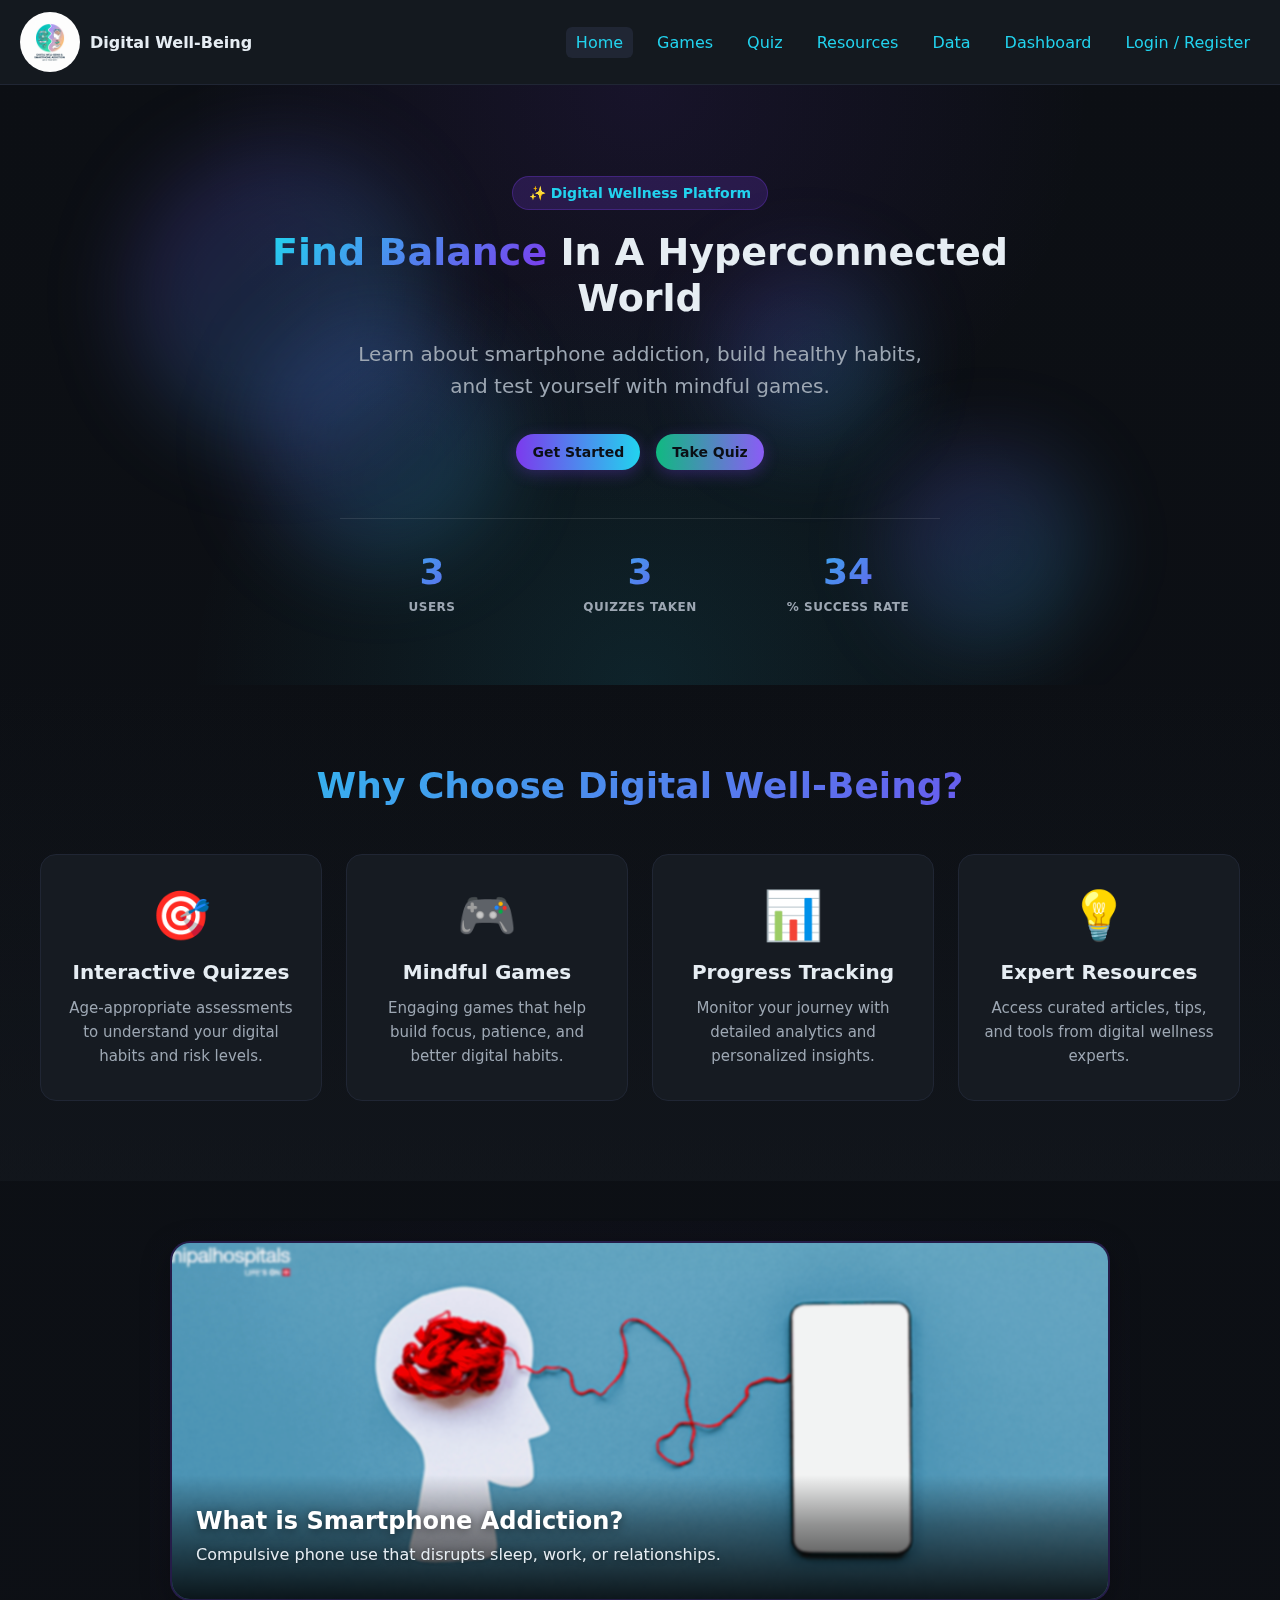
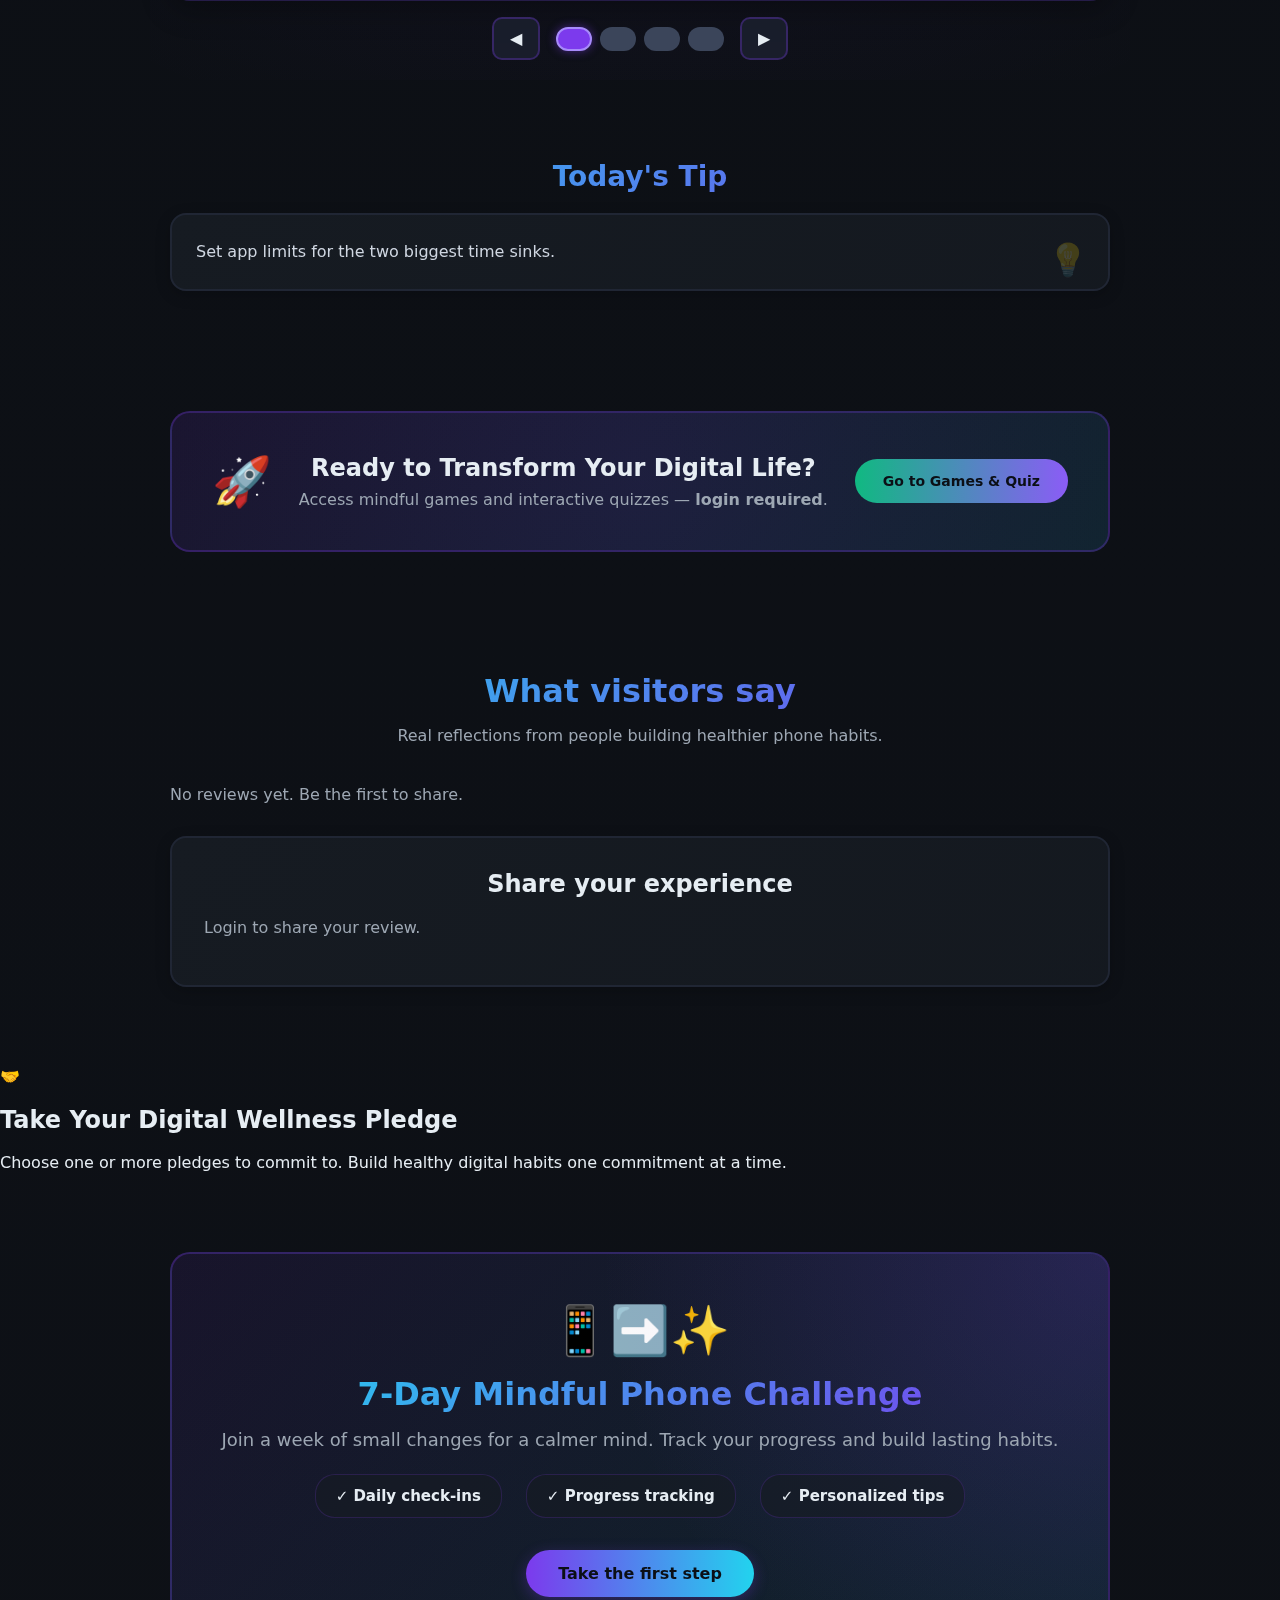
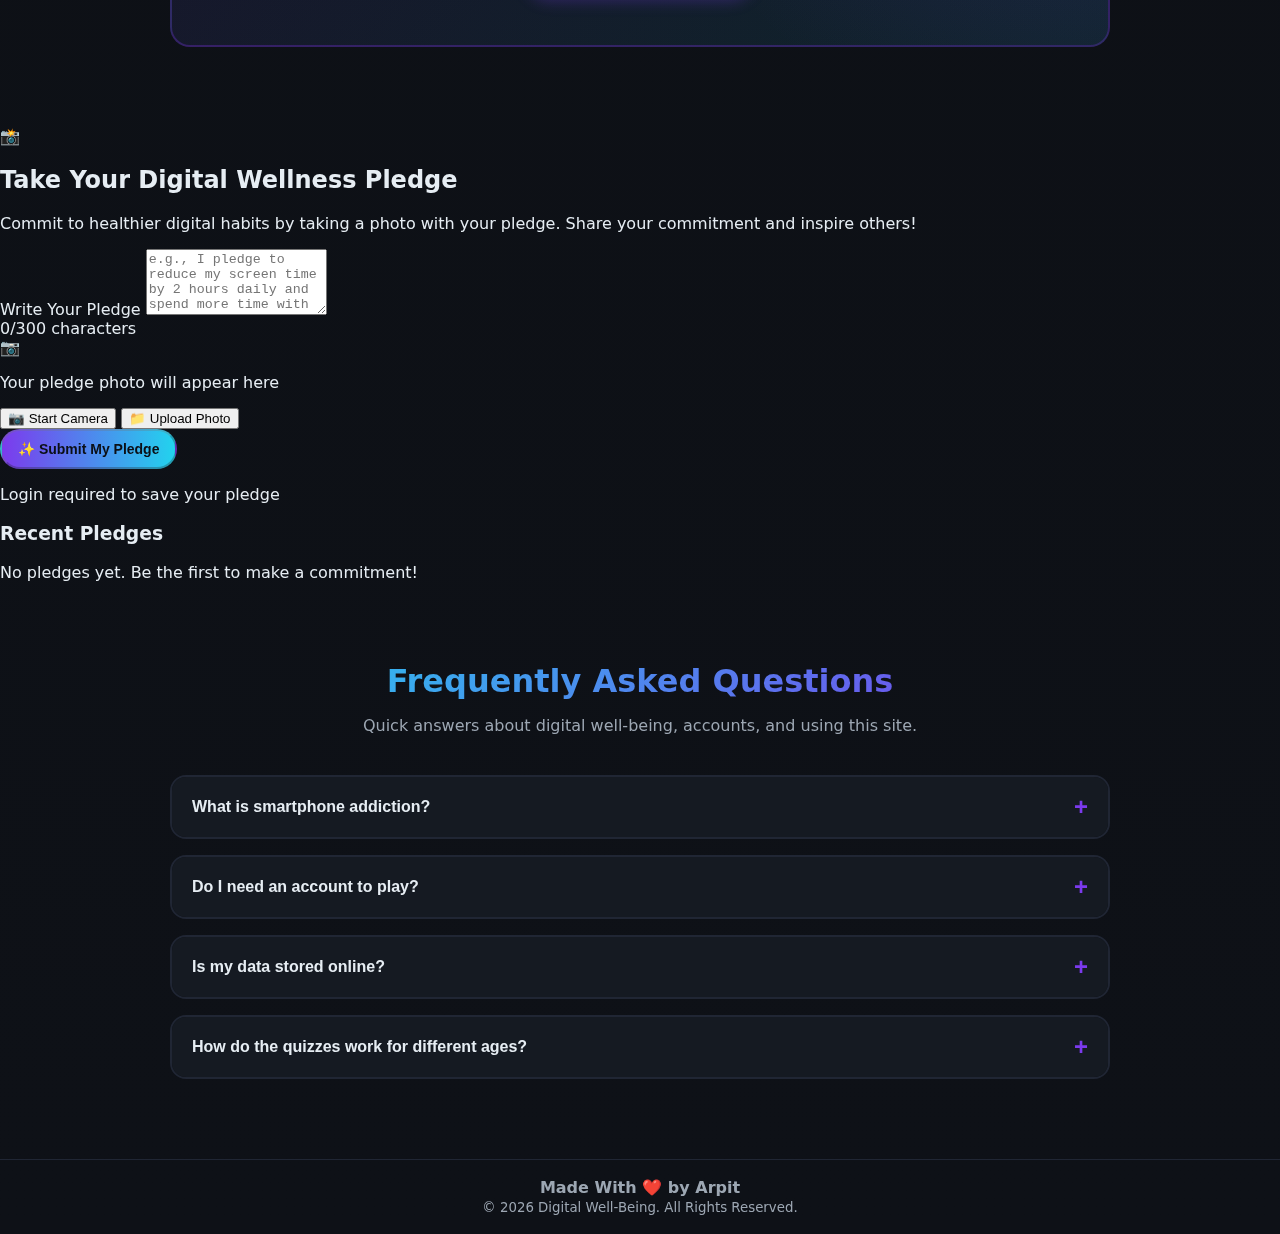
<file: index.html>
<!DOCTYPE html>
<html lang="en">

<head>
  <meta charset="UTF-8" />
  <meta name="viewport" content="width=device-width, initial-scale=1.0" />
  <title>Digital Well-Being & Smartphone Addiction</title>
  <link rel="stylesheet" href="styles.css" />
  <meta name="description"
    content="Awareness on smartphone addiction and digital well-being. Register/Login to access games and quizzes." />
  <style>
    .logo {height: 60px;width: 60px;border-radius: 50px;}
  </style>
</head>

<body>
  <header class="site-header">
    <div class="brand">
      <span class="logo" aria-hidden="true"><img src="/Images/Logo.png" alt="logo" class="logo"></span>
      <h1>Digital Well-Being</h1>
    </div>
    <button class="menu-toggle" id="menuToggle" aria-label="Toggle menu" type="button">☰</button>
    <nav class="site-nav" id="siteNav">
      <a href="index.html" class="active">Home</a>
      <a href="/Games/index.html">Games</a>
      <a href="quiz.html">Quiz</a>
      <a href="resources.html">Resources</a>
      <a href="data.html">Data</a>
      <a href="dashboard.html">Dashboard</a>
      <span id="nav-username" class="muted hidden"></span>
      <a href="login.html" id="nav-auth">Login / Register</a>
      <button id="nav-logout" class="btn-link hidden" type="button">Logout</button>
    </nav>
  </header>

  <main>
    <section class="hero">
      <div class="hero-background">
        <div class="floating-shapes">
          <div class="shape shape-1"></div>
          <div class="shape shape-2"></div>
          <div class="shape shape-3"></div>
          <div class="shape shape-4"></div>
        </div>
      </div>
      <div class="hero-content">
        <div class="hero-badge">✨ Digital Wellness Platform</div>
        <h2 class="hero-title">
          <span class="gradient-text">Find Balance</span> In A Hyperconnected World
        </h2>
        <p class="hero-description">Learn about smartphone addiction, build healthy habits, and test yourself with mindful games.</p>
        <div class="hero-actions">
          <a class="cta hero-cta" href="login.html">Get Started</a>
          <a class="cta secondary hero-cta-secondary" href="quiz.html">Take Quiz</a>
        </div>
        <div class="hero-stats">
          <div class="stat-box">
            <div class="stat-number" data-count="10">0</div>
            <div class="stat-label">Users</div>
          </div>
          <div class="stat-box">
            <div class="stat-number" data-count="10">0</div>
            <div class="stat-label">Quizzes Taken</div>
          </div>
          <div class="stat-box">
            <div class="stat-number" data-count="95">0</div>
            <div class="stat-label">% Success Rate</div>
          </div>
        </div>
      </div>
    </section>

    <section class="features">
      <div class="features-container">
        <h2 class="section-title">Why Choose Digital Well-Being?</h2>
        <div class="features-grid">
          <div class="feature-card">
            <div class="feature-icon">🎯</div>
            <h3>Interactive Quizzes</h3>
            <p>Age-appropriate assessments to understand your digital habits and risk levels.</p>
          </div>
          <div class="feature-card">
            <div class="feature-icon">🎮</div>
            <h3>Mindful Games</h3>
            <p>Engaging games that help build focus, patience, and better digital habits.</p>
          </div>
          <div class="feature-card">
            <div class="feature-icon">📊</div>
            <h3>Progress Tracking</h3>
            <p>Monitor your journey with detailed analytics and personalized insights.</p>
          </div>
          <div class="feature-card">
            <div class="feature-icon">💡</div>
            <h3>Expert Resources</h3>
            <p>Access curated articles, tips, and tools from digital wellness experts.</p>
          </div>
        </div>
      </div>
    </section>

    <section class="slideshow" aria-label="Digital addiction awareness slides">
      <div class="slides" id="slides" role="region" aria-live="polite">
        <article class="slide is-active" data-index="0">
          <div class="slide-bg bg-1"></div>
          <div class="slide-content">
            <h3>What is Smartphone Addiction?</h3>
            <p>Compulsive phone use that disrupts sleep, work, or relationships.</p>
          </div>
        </article>
        <article class="slide" data-index="1">
          <div class="slide-bg bg-2"></div>
          <div class="slide-content">
            <h3>Common Signs</h3>
            <p>Phantom vibrations, endless scrolling, and anxiety when away from your phone.</p>
          </div>
        </article>
        <article class="slide" data-index="2">
          <div class="slide-bg bg-3"></div>
          <div class="slide-content">
            <h3>Healthy Habits</h3>
            <p>Set app limits, create tech-free zones, and prioritize in-person time.</p>
          </div>
        </article>
        <article class="slide" data-index="3">
          <div class="slide-bg bg-4"></div>
          <div class="slide-content">
            <h3>Mindful Check-ins</h3>
            <p>Ask: "Why am I opening my phone now?" Choose intention over impulse.</p>
          </div>
        </article>
      </div>

      <div class="slide-controls" aria-label="Slideshow controls">
        <button id="prevSlide" aria-label="Previous slide">◀</button>
        <div class="dots" id="dots" role="tablist" aria-label="Slide indicators"></div>
        <button id="nextSlide" aria-label="Next slide">▶</button>
      </div>
    </section>

    <section class="tips" aria-label="Daily tips">
      <h2>Today's Tip</h2>
      <div class="tips-card" id="tipCard"></div>
    </section>

    <section class="cta-strip">
      <div class="cta-strip-content">
        <div class="cta-strip-icon">🚀</div>
        <div class="cta-strip-text">
          <h3>Ready to Transform Your Digital Life?</h3>
          <p>Access mindful games and interactive quizzes — <strong>login required</strong>.</p>
        </div>
        <a class="cta secondary cta-strip-button" href="games.html">Go to Games & Quiz</a>
      </div>
    </section>

    <section class="reviews" aria-label="User reviews">
      <div class="reviews-header">
        <h2>What visitors say</h2>
        <p class="muted">Real reflections from people building healthier phone habits.</p>
      </div>
      <div class="reviews-grid" id="reviewsList"></div>

      <div class="review-form" id="reviewFormWrap">
        <h3>Share your experience</h3>
        <form id="reviewForm" autocomplete="off">
          <div class="row">
            <label>
              <span>Rating</span>
              <select id="reviewRating" required>
                <option value="">Select…</option>
                <option value="5">★★★★★</option>
                <option value="4">★★★★☆</option>
                <option value="3">★★★☆☆</option>
                <option value="2">★★☆☆☆</option>
                <option value="1">★☆☆☆☆</option>
              </select>
            </label>
          </div>
          <label>
            <span>Comment</span>
            <textarea id="reviewText" rows="3" maxlength="500" placeholder="What helped you the most?"
              required></textarea>
          </label>
          <button type="submit" class="cta">Post Review</button>
          <p id="reviewMsg" class="muted" role="status"></p>
        </form>
        <p id="reviewLoginHint" class="muted hidden">Login to share your review.</p>
      </div>
    </section>
    <section class="pledge-list" aria-label="Digital Wellness Pledges">
      <div class="pledge-list-container">
        <div class="pledge-list-header">
          <div class="pledge-list-icon">🤝</div>
          <h2>Take Your Digital Wellness Pledge</h2>
          <p class="pledge-list-subtitle">Choose one or more pledges to commit to. Build healthy digital habits one commitment at a time.</p>
        </div>

        <div class="pledge-list-content">
          <div class="pledges-grid" id="pledgesGrid">
            <!-- Pledges will be generated here -->
          </div>

          <div class="selected-pledges-section" id="selectedPledgesSection" style="display:none;">
            <h3>Your Selected Pledges</h3>
            <div class="selected-pledges-list" id="selectedPledgesList"></div>
            <div class="pledge-actions-bar">
              <button class="cta pledge-commit-btn" id="commitPledgesBtn">
                <span>✨</span> Commit to These Pledges
              </button>
              <button class="cta secondary pledge-clear-btn" id="clearPledgesBtn">
                Clear Selection
              </button>
            </div>
          </div>

          <div class="my-pledges-section" id="myPledgesSection" style="display:none;">
            <h3>My Active Pledges</h3>
            <div class="my-pledges-list" id="myPledgesList"></div>
          </div>
        </div>
      </div>
    </section>

    <section class="pledge" aria-label="7-day mindful phone challenge">
      <div class="pledge-inner">
        <div class="pledge-icon">📱➡️✨</div>
        <h2>7‑Day Mindful Phone Challenge</h2>
        <p class="muted">Join a week of small changes for a calmer mind. Track your progress and build lasting habits.</p>
        <div class="pledge-features">
          <div class="pledge-feature">✓ Daily check-ins</div>
          <div class="pledge-feature">✓ Progress tracking</div>
          <div class="pledge-feature">✓ Personalized tips</div>
        </div>
        <a class="cta pledge-cta" href="quiz.html">Take the first step</a>
      </div>
    </section>

    <section class="pledge-photo" aria-label="Take Your Digital Wellness Pledge">
      <div class="pledge-photo-container">
        <div class="pledge-photo-header">
          <div class="pledge-photo-icon">📸</div>
          <h2>Take Your Digital Wellness Pledge</h2>
          <p class="pledge-photo-subtitle">Commit to healthier digital habits by taking a photo with your pledge. Share your commitment and inspire others!</p>
        </div>

        <div class="pledge-photo-content">
          <div class="pledge-form-section">
            <div class="pledge-input-group">
              <label for="pledgeText">Write Your Pledge</label>
              <textarea id="pledgeText" placeholder="e.g., I pledge to reduce my screen time by 2 hours daily and spend more time with family..." rows="4" maxlength="300"></textarea>
              <div class="char-count"><span id="charCount">0</span>/300 characters</div>
            </div>

            <div class="pledge-camera-section">
              <div class="camera-preview-container" id="cameraContainer">
                <video id="videoElement" autoplay playsinline style="display:none;"></video>
                <canvas id="canvasElement" style="display:none;"></canvas>
                <div class="camera-placeholder" id="cameraPlaceholder">
                  <div class="placeholder-icon">📷</div>
                  <p>Your pledge photo will appear here</p>
                </div>
                <div class="photo-preview" id="photoPreview" style="display:none;">
                  <img id="previewImage" alt="Pledge photo preview">
                  <button class="remove-photo" id="removePhoto" aria-label="Remove photo">×</button>
                </div>
              </div>

              <div class="camera-controls">
                <button class="camera-btn" id="startCameraBtn">
                  <span>📷</span> Start Camera
                </button>
                <button class="camera-btn capture" id="captureBtn" style="display:none;">
                  <span>📸</span> Capture Photo
                </button>
                <button class="camera-btn" id="uploadPhotoBtn">
                  <span>📁</span> Upload Photo
                </button>
                <input type="file" id="fileInput" accept="image/*" style="display:none;">
              </div>
            </div>

            <div class="pledge-actions">
              <button class="cta pledge-submit-btn" id="submitPledgeBtn" disabled>
                <span>✨</span> Submit My Pledge
              </button>
              <p class="pledge-hint">Login required to save your pledge</p>
            </div>
          </div>

          <div class="pledge-gallery-section">
            <h3>Recent Pledges</h3>
            <div class="pledge-gallery" id="pledgeGallery">
              <p class="no-pledges">No pledges yet. Be the first to make a commitment!</p>
            </div>
          </div>
        </div>
      </div>
    </section>
    <section class="faq" aria-label="Frequently Asked Questions">
      <div class="faq-header">
        <h2>Frequently Asked Questions</h2>
        <p class="muted">Quick answers about digital well-being, accounts, and using this site.</p>
      </div>
      <div class="faq-list" id="faqList">
        <article class="faq-item">
          <button class="faq-q" type="button" aria-expanded="false">What is smartphone addiction?</button>
          <div class="faq-a" hidden>
            <p>It’s compulsive device use that harms sleep, focus, or relationships. The key is building intentional
              habits and boundaries.</p>
          </div>
        </article>
        <article class="faq-item">
          <button class="faq-q" type="button" aria-expanded="false">Do I need an account to play?</button>
          <div class="faq-a" hidden>
            <p>Yes. Login lets us keep your local progress (on this device) and unlock games and the quiz.</p>
          </div>
        </article>
        <article class="faq-item">
          <button class="faq-q" type="button" aria-expanded="false">Is my data stored online?</button>
          <div class="faq-a" hidden>
            <p>No. This demo saves data in your browser’s localStorage only. Clearing site data resets progress.</p>
          </div>
        </article>
        <article class="faq-item">
          <button class="faq-q" type="button" aria-expanded="false">How do the quizzes work for different ages?</button>
          <div class="faq-a" hidden>
            <p>Pick your age group to load tailored questions. You’ll answer one at a time and see a result at the end.
            </p>
          </div>
        </article>
      </div>
    </section>
  </main>

  <footer class="site-footer">
    <b>Made With ❤️ by Arpit</b>
    <br>
    <small>© <span id="year"></span> Digital Well-Being. All Rights Reserved.</small>
  </footer>

  <script src="script.js"></script>
  <script>
    // Initialize slideshow and auth-aware nav
    window.addEventListener('DOMContentLoaded', function () {
      initAuthNav();
      initSlideshow();
      const y = document.getElementById('year');
      if (y) y.textContent = new Date().getFullYear();
      initReviewsUI();
      initFAQ();
      initDailyTip();
      initAnimatedCounters();
      initPledgePhoto();
    });

    // Animated counter for hero stats
    function initAnimatedCounters() {
      const counters = document.querySelectorAll('.stat-number[data-count]');
      
      const animateCounter = (counter) => {
        const target = parseInt(counter.getAttribute('data-count'));
        const duration = 2000; // 2 seconds
        const increment = target / (duration / 16); // 60fps
        let current = 0;
        
        const updateCounter = () => {
          current += increment;
          if (current < target) {
            counter.textContent = Math.floor(current);
            requestAnimationFrame(updateCounter);
          } else {
            counter.textContent = target;
            // Add + for large numbers
            if (target >= 1000) {
              counter.textContent = target + '+';
            } else if (target >= 100) {
              counter.textContent = target + '%';
            }
          }
        };
        
        // Start animation when element is visible
        const observer = new IntersectionObserver((entries) => {
          entries.forEach(entry => {
            if (entry.isIntersecting) {
              updateCounter();
              observer.unobserve(entry.target);
            }
          });
        }, { threshold: 0.5 });
        
        observer.observe(counter);
      };
      
      counters.forEach(animateCounter);
    }
  </script>
</body>


</html>
</file>
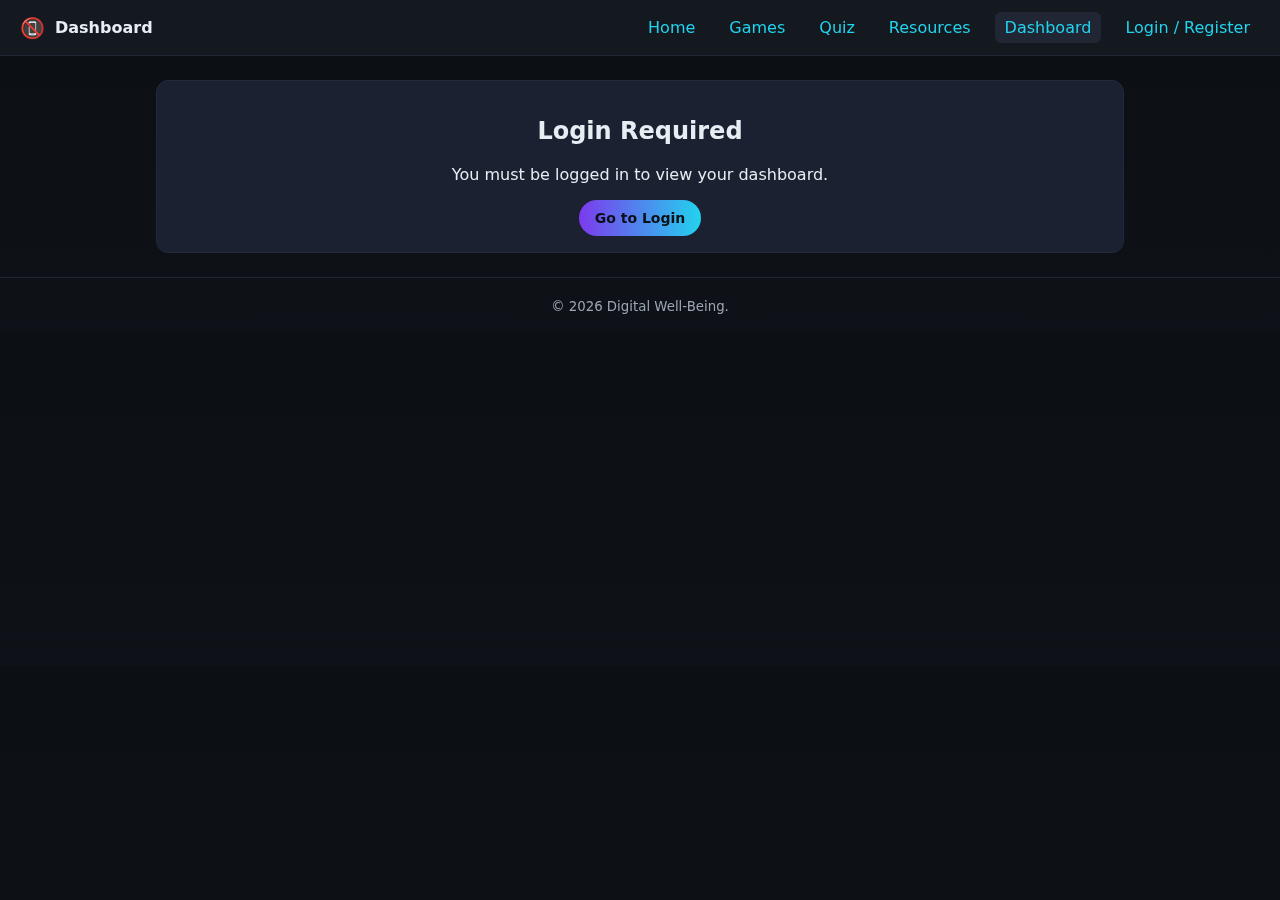
<file: dashboard.html>
<!DOCTYPE html>
<html lang="en">
<head>
  <meta charset="UTF-8" />
  <meta name="viewport" content="width=device-width, initial-scale=1.0" />
  <title>Dashboard - Digital Well-Being</title>
  <link rel="stylesheet" href="styles.css" />
</head>
<body>
  <header class="site-header">
    <div class="brand">
      <span class="logo" aria-hidden="true">📵</span>
      <h1>Dashboard</h1>
    </div>
    <button class="menu-toggle" id="menuToggle" aria-label="Toggle menu" type="button">☰</button>
    <nav class="site-nav" id="siteNav">
      <a href="index.html">Home</a>
      <a href="games.html">Games</a>
      <a href="quiz.html">Quiz</a>
      <a href="resources.html">Resources</a>
      <a href="dashboard.html" class="active">Dashboard</a>
      <span id="nav-username" class="muted hidden"></span>
      <a href="login.html" id="nav-auth">Login / Register</a>
      <button id="nav-logout" class="btn-link hidden" type="button">Logout</button>
    </nav>
  </header>

  <main class="games-container">
    <section class="gate" id="gate">
      <h2>Login Required</h2>
      <p>You must be logged in to view your dashboard.</p>
      <a class="cta" href="login.html">Go to Login</a>
    </section>

    <section class="content hidden" id="content">
      <div class="welcome">
        <p>Welcome, <strong id="userName"></strong>!</p>
      </div>
      <div class="cards">
        <article class="card">
          <h3>Daily Check-in</h3>
          <div class="row">
            <button id="checkInBtn" class="cta small" type="button">Check in today</button>
            <span class="stat">Streak: <strong id="streakCount">0</strong> days</span>
          </div>
          <p class="muted" id="goalHint">Weekly goal: <span id="weeklyGoal">3</span> days • Badges: <span id="badgeList">—</span></p>
        </article>

        <article class="card">
          <h3>Focus Timer</h3>
          <div class="row">
            <label>Minutes <input id="focusMinutes" type="number" value="25" min="1" max="120" style="width:70px" /></label>
            <button id="focusStart" class="cta small" type="button">Start</button>
            <button id="focusStop" class="cta small" type="button">Stop</button>
            <span id="focusDisplay" class="stat">00:00</span>
          </div>
          <p class="muted">Recent sessions:</p>
          <ul class="stats" id="focusLogs"></ul>
        </article>

        <article class="card">
          <h3>Habits This Week</h3>
          <div class="habits" id="habits"></div>
          <div class="row">
            <button id="habitsResetWeek" class="cta small" type="button">Reset Week</button>
          </div>
        </article>

        <article class="card">
          <h3>Overview</h3>
          <ul class="stats">
            <li><span>Games played</span><strong id="ovGames">0</strong></li>
            <li><span>Best reaction</span><strong id="ovBest">—</strong></li>
            <li><span>Avg reaction (last 10)</span><strong id="ovAvg">—</strong></li>
            <li><span>Quizzes taken</span><strong id="ovQuizzes">0</strong></li>
            <li><span>Last quiz score</span><strong id="ovLastScore">—</strong></li>
          </ul>
        </article>

        <article class="card">
          <h3>Reaction Times (last 10)</h3>
          <div id="reactionBars" class="bars"></div>
          <p class="muted" id="reactionEmpty">No data yet. Play the Reaction game.</p>
        </article>

        <article class="card">
          <h3>Quiz Scores (last 10)</h3>
          <div id="quizBars" class="bars"></div>
          <p class="muted" id="quizEmpty">No data yet. Take the Quiz.</p>
        </article>

        <article class="card">
          <h3>Recent Quiz Results</h3>
          <ul class="stats" id="quizHistory"></ul>
          <p class="muted" id="quizHistoryEmpty">No quiz attempts yet.</p>
        </article>

        <article class="card">
          <h3>External Games Usage</h3>
          <ul class="stats" id="extGamesList"></ul>
          <p class="muted" id="extGamesEmpty">No external game plays yet.</p>
        </article>

        <article class="card">
          <h3>Data</h3>
          <div class="row">
            <button id="exportData" class="cta small" type="button">Export JSON</button>
            <button id="resetData" class="cta small" type="button">Reset (this device)</button>
          </div>
          <p class="muted">Export downloads your data. Reset clears localStorage (progress, reviews, etc.).</p>
        </article>
      </div>
    </section>
  </main>

  <footer class="site-footer">
    <small>© <span id="year"></span> Digital Well-Being.</small>
  </footer>

  <script src="script.js"></script>
  <script>
    window.addEventListener('DOMContentLoaded', function () {
      const year = document.getElementById('year');
      if (year) year.textContent = new Date().getFullYear();
      gateContent();
      initAuthNav();
      renderDashboard();
      initDashboardExtras();
    });
  </script>
</body>
</html>
</file>
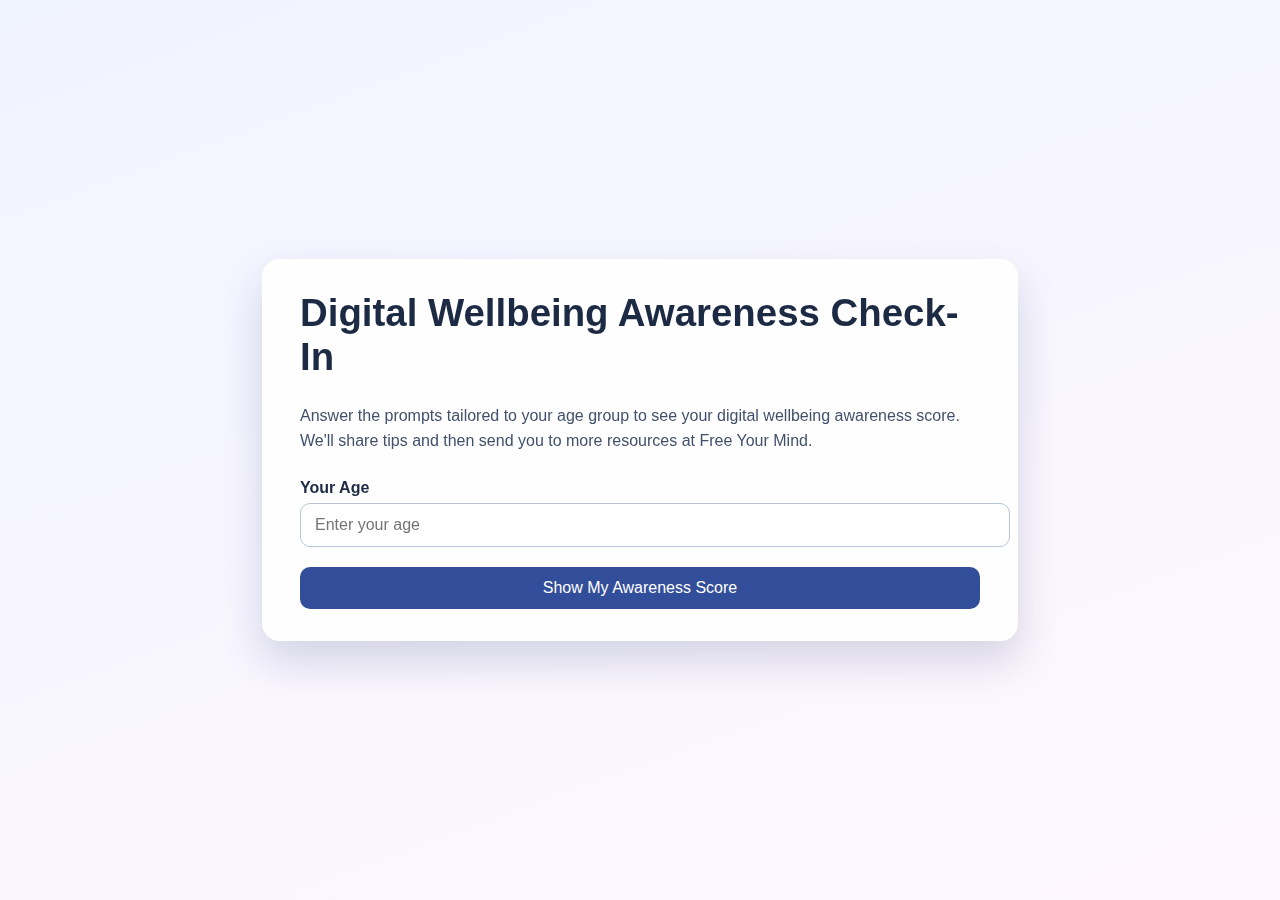
<file: form.html>
<!DOCTYPE html>
<html lang="en">
<head>
    <meta charset="UTF-8" />
    <meta name="viewport" content="width=device-width, initial-scale=1.0" />
    <title>Digital Wellbeing Awareness Check-In</title>
    <style>
        :root {
            color-scheme: light dark;
            font-family: "Segoe UI", Tahoma, Geneva, Verdana, sans-serif;
        }

        body {
            margin: 0;
            min-height: 100vh;
            display: grid;
            place-items: center;
            background: linear-gradient(160deg, #f0f4ff, #fef7ff);
        }

        .card {
            width: min(680px, 94vw);
            background: rgba(255, 255, 255, 0.88);
            backdrop-filter: blur(18px);
            border-radius: 18px;
            box-shadow: 0 20px 40px rgba(24, 40, 80, 0.16);
            padding: 32px 38px;
            color: #1d2a44;
        }

        h1 {
            margin-top: 0;
            font-size: clamp(1.8rem, 3vw, 2.4rem);
        }

        p.lead {
            margin-top: 0.4rem;
            margin-bottom: 1.6rem;
            color: #42506b;
            line-height: 1.54;
        }

        form {
            display: grid;
            gap: 20px;
        }

        label {
            display: block;
            font-weight: 600;
            margin-bottom: 6px;
        }

        input[type="number"],
        select,
        button {
            width: 100%;
            padding: 12px 14px;
            border-radius: 10px;
            border: 1px solid #b8c3d6;
            font-size: 1rem;
        }

        input[type="radio"] {
            margin-right: 8px;
        }

        fieldset {
            border: 1px solid #d9e2f1;
            border-radius: 12px;
            padding: 16px;
        }

        fieldset legend {
            font-weight: 600;
            color: #2c3e60;
        }

        .options {
            display: grid;
            gap: 10px;
        }

        .hidden {
            display: none !important;
        }

        .result {
            border-radius: 12px;
            padding: 20px;
            background: #eef4ff;
            border: 1px solid #c8d7ff;
            margin-top: 12px;
        }

        .result strong {
            display: block;
            font-size: 1.2rem;
            margin-bottom: 6px;
        }

        button {
            background: #324e9a;
            color: #fff;
            border: none;
            cursor: pointer;
            transition: transform 0.18s ease, box-shadow 0.18s ease;
        }

        button:hover {
            transform: translateY(-2px);
            box-shadow: 0 12px 20px rgba(50, 78, 154, 0.28);
        }

        .redirect-banner {
            font-size: 0.95rem;
            color: #42506b;
            margin-top: 10px;
        }

        .modal-backdrop {
            position: fixed;
            inset: 0;
            background: rgba(21, 33, 54, 0.6);
            display: grid;
            place-items: center;
            z-index: 1000;
        }

        .modal {
            width: min(480px, 94vw);
            background: #ffffff;
            border-radius: 16px;
            box-shadow: 0 24px 48px rgba(0, 0, 0, 0.25);
            padding: 28px 32px;
            text-align: center;
        }

        .modal h2 {
            margin-top: 0;
            margin-bottom: 12px;
            font-size: 1.6rem;
        }

        .modal p {
            color: #42506b;
            margin: 8px 0;
        }

        .modal button {
            margin-top: 18px;
            width: auto;
            padding: 10px 18px;
        }
    </style>
</head>
<body>
    <main class="card">
        <h1>Digital Wellbeing Awareness Check-In</h1>
        <p class="lead">
            Answer the prompts tailored to your age group to see your digital wellbeing awareness score. We'll share tips and then send you to more resources at Free Your Mind.
        </p>

        <form id="wellbeing-form">
            <div>
                <label for="age">Your Age</label>
                <input id="age" name="age" type="number" min="5" max="120" required placeholder="Enter your age" />
            </div>

            <fieldset id="question-set" class="hidden"></fieldset>

            <button type="submit">Show My Awareness Score</button>
        </form>

        <section id="result" class="result hidden"></section>
        <p id="redirect-banner" class="redirect-banner hidden"></p>
    </main>

    <div id="modal-backdrop" class="modal-backdrop hidden" role="dialog" aria-modal="true" aria-labelledby="modal-title">
        <div class="modal">
            <h2 id="modal-title">Your Awareness Score</h2>
            <div id="modal-body"></div>
            <button type="button" id="modal-close">Got it</button>
        </div>
    </div>

    <script>
        const form = document.getElementById("wellbeing-form");
        const ageInput = document.getElementById("age");
        const questionSet = document.getElementById("question-set");
        const result = document.getElementById("result");
        const redirectBanner = document.getElementById("redirect-banner");
        const modalBackdrop = document.getElementById("modal-backdrop");
        const modalBody = document.getElementById("modal-body");
        const modalClose = document.getElementById("modal-close");

        const questionBank = {
            child: [
                {
                    prompt: "How often do you take breaks from screens while studying or playing?",
                    options: [
                        { text: "Every 20-30 minutes", value: 3 },
                        { text: "Once every hour", value: 2 },
                        { text: "Hardly ever", value: 1 }
                    ]
                },
                {
                    prompt: "Do you talk to a trusted adult when something online makes you uncomfortable?",
                    options: [
                        { text: "Yes, always", value: 3 },
                        { text: "Sometimes", value: 2 },
                        { text: "No, I keep it to myself", value: 1 }
                    ]
                },
                {
                    prompt: "Do you balance online time with outdoor play or hobbies?",
                    options: [
                        { text: "Every day", value: 3 },
                        { text: "A few times a week", value: 2 },
                        { text: "Not really", value: 1 }
                    ]
                },
                {
                    prompt: "When a game or app asks for personal details, what do you do?",
                    options: [
                        { text: "Ask an adult before sharing", value: 3 },
                        { text: "Share only simple info", value: 2 },
                        { text: "Type in whatever it asks for", value: 1 }
                    ]
                },
                {
                    prompt: "How do you feel after spending a long time online?",
                    options: [
                        { text: "I notice my feelings and take breaks", value: 3 },
                        { text: "Sometimes I feel off but keep going", value: 2 },
                        { text: "I never think about it", value: 1 }
                    ]
                }
            ],
            teen: [
                {
                    prompt: "How mindful are you about the time you spend scrolling on social media?",
                    options: [
                        { text: "I set limits and stick to them", value: 3 },
                        { text: "I try, but it's hard", value: 2 },
                        { text: "I lose track of time often", value: 1 }
                    ]
                },
                {
                    prompt: "How often do you detox from devices (e.g., no-phone evenings)?",
                    options: [
                        { text: "Weekly", value: 3 },
                        { text: "Monthly", value: 2 },
                        { text: "Almost never", value: 1 }
                    ]
                },
                {
                    prompt: "When you feel overwhelmed online, what do you do?",
                    options: [
                        { text: "I reach out or step away mindfully", value: 3 },
                        { text: "I distract myself with more content", value: 2 },
                        { text: "I just push through the discomfort", value: 1 }
                    ]
                },
                {
                    prompt: "How do you manage notifications during study or sleep time?",
                    options: [
                        { text: "I silence or schedule them", value: 3 },
                        { text: "I mute only the distracting ones", value: 2 },
                        { text: "I leave all notifications on", value: 1 }
                    ]
                },
                {
                    prompt: "If you see harmful content or cyberbullying, what action do you take?",
                    options: [
                        { text: "Report it and support the person", value: 3 },
                        { text: "Ignore it unless it's serious", value: 2 },
                        { text: "Scroll past—it’s none of my business", value: 1 }
                    ]
                }
            ],
            adult: [
                {
                    prompt: "How often do you set boundaries for after-hours work communication?",
                    options: [
                        { text: "Consistently", value: 3 },
                        { text: "Only during stressful times", value: 2 },
                        { text: "Rarely", value: 1 }
                    ]
                },
                {
                    prompt: "Do you have tech-free rituals (meals, bedtime, mornings)?",
                    options: [
                        { text: "Daily", value: 3 },
                        { text: "Occasionally", value: 2 },
                        { text: "No, devices are always around", value: 1 }
                    ]
                },
                {
                    prompt: "How intentional are you about the information you consume online?",
                    options: [
                        { text: "I curate and fact-check regularly", value: 3 },
                        { text: "I skim and sometimes verify", value: 2 },
                        { text: "I rarely check sources", value: 1 }
                    ]
                },
                {
                    prompt: "How do you model healthy tech habits for people around you?",
                    options: [
                        { text: "I set clear examples and talk about them", value: 3 },
                        { text: "I try, but it's inconsistent", value: 2 },
                        { text: "I haven't thought about it", value: 1 }
                    ]
                },
                {
                    prompt: "How regularly do you review privacy and security settings on your devices?",
                    options: [
                        { text: "Every few months", value: 3 },
                        { text: "Once a year", value: 2 },
                        { text: "Only when something goes wrong", value: 1 }
                    ]
                }
            ]
        };

        function getAgeBand(age) {
            if (age <= 12) return "child";
            if (age <= 19) return "teen";
            return "adult";
        }

        function renderQuestions(ageBand) {
            const questions = questionBank[ageBand];
            if (!questions) {
                questionSet.classList.add("hidden");
                questionSet.innerHTML = "";
                return;
            }

            questionSet.innerHTML = questions
                .map((question, index) => {
                    const name = `q${index}`;
                    return `
                        <div class="question">
                            <legend>${question.prompt}</legend>
                            <div class="options">
                                ${question.options
                                    .map(
                                        (option, optionIndex) => `
                                            <label>
                                                <input type="radio" name="${name}" value="${option.value}" ${
                                                    optionIndex === 0 ? "required" : ""
                                                } />
                                                ${option.text}
                                            </label>
                                        `
                                    )
                                    .join("")}
                            </div>
                        </div>
                    `;
                })
                .join("");

            questionSet.classList.remove("hidden");
        }

        ageInput.addEventListener("input", () => {
            const age = Number(ageInput.value);
            if (!age || age < 5) {
                questionSet.classList.add("hidden");
                questionSet.innerHTML = "";
                return;
            }
            const band = getAgeBand(age);
            questionSet.innerHTML = `
                <legend>
                    For ${band === "child" ? "Kids" : band === "teen" ? "Teens" : "Adults"}
                </legend>
                ${questionBank[band]
                    .map((question, index) => {
                        const name = `q${index}`;
                        return `
                            <div class="question">
                                <p>${question.prompt}</p>
                                <div class="options">
                                    ${question.options
                                        .map(
                                            (option, optionIndex) => `
                                                <label>
                                                    <input type="radio" name="${name}" value="${option.value}" ${
                                                        optionIndex === 0 ? "required" : ""
                                                    } />
                                                    ${option.text}
                                                </label>
                                            `
                                        )
                                        .join("")}
                                </div>
                            </div>
                        `;
                    })
                    .join("")}
            `;

            questionSet.classList.remove("hidden");
            result.classList.add("hidden");
            redirectBanner.classList.add("hidden");
        });

        form.addEventListener("submit", (event) => {
            event.preventDefault();

            const age = Number(ageInput.value);
            const band = getAgeBand(age);
            const questions = questionBank[band];
            if (!questions) return;

            const data = new FormData(form);
            let total = 0;
            let max = questions.length * 3;

            for (let i = 0; i < questions.length; i++) {
                const value = Number(data.get(`q${i}`));
                if (!value) {
                    alert("Please answer every question.");
                    return;
                }
                total += value;
            }

            const percentage = Math.round((total / max) * 100);
            let message = "Great job recognizing when to unplug and reset.";
            if (percentage < 70) {
                message = "Consider setting clearer boundaries and exploring supportive habits.";
            } else if (percentage < 90) {
                message = "You're building awareness—keep reinforcing healthy routines.";
            }

            result.innerHTML = `
                <strong>Your awareness score: ${total} / ${max} (${percentage}%)</strong>
                <p>${message}</p>
                <p>We will redirect you shortly for more tips and wellbeing support.</p>
            `;
            result.classList.remove("hidden");

            modalBody.innerHTML = `
                <p><strong>${total} / ${max} (${percentage}%)</strong></p>
                <p>${message}</p>
            `;
            modalBackdrop.classList.remove("hidden");

            if (percentage < 50) {
                redirectBanner.textContent = "Redirecting to freeyourmind.vercel.app in 6 seconds...";
                redirectBanner.classList.remove("hidden");

                setTimeout(() => {
                    window.location.href = "https://freeyourmind.vercel.app";
                }, 6000);
            } else {
                redirectBanner.classList.add("hidden");
            }
        });

        modalClose.addEventListener("click", () => {
            modalBackdrop.classList.add("hidden");
        });

        modalBackdrop.addEventListener("click", (event) => {
            if (event.target === modalBackdrop) {
                modalBackdrop.classList.add("hidden");
            }
        });
    </script>
</body>
</html>
</file>
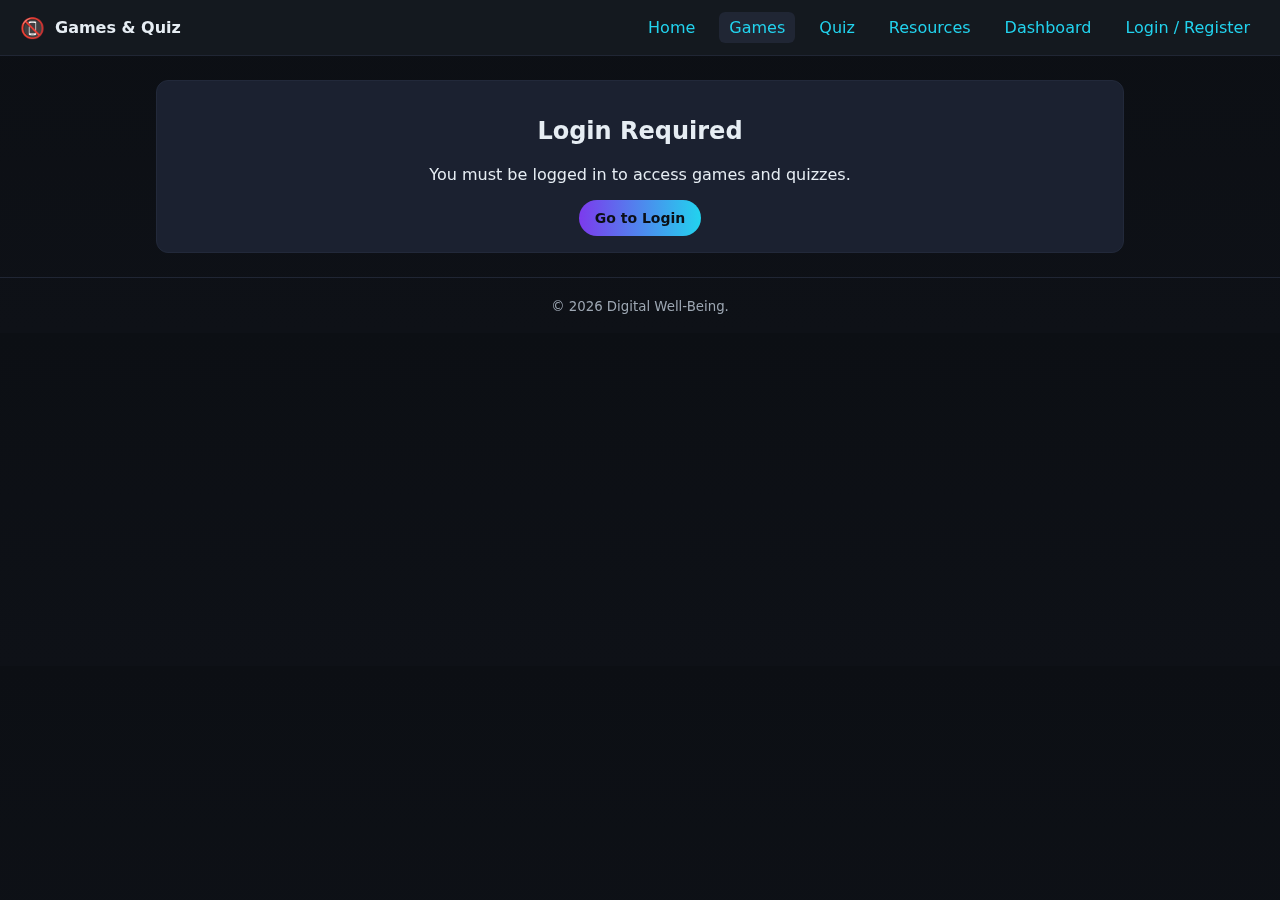
<file: games.html>
<!DOCTYPE html>
<html lang="en">
<head>
  <meta charset="UTF-8" />
  <meta name="viewport" content="width=device-width, initial-scale=1.0" />
  <title>Games & Quiz - Digital Well-Being</title>
  <link rel="stylesheet" href="styles.css" />
</head>
<body>
  <header class="site-header">
    <div class="brand">
      <span class="logo" aria-hidden="true">📵</span>
      <h1>Games & Quiz</h1>
    </div>
    <button class="menu-toggle" id="menuToggle" aria-label="Toggle menu" type="button">☰</button>
    <nav class="site-nav" id="siteNav">
      <a href="index.html">Home</a>
      <a href="/Games/index.html" class="active">Games</a>
      <a href="quiz.html">Quiz</a>
      <a href="resources.html">Resources</a>
      <a href="dashboard.html">Dashboard</a>
      <span id="nav-username" class="muted hidden"></span>
      <a href="login.html" id="nav-auth">Login / Register</a>
      <button id="nav-logout" class="btn-link hidden" type="button">Logout</button>
    </nav>
  </header>

  <main class="games-container">
    <section class="gate" id="gate">
      <h2>Login Required</h2>
      <p>You must be logged in to access games and quizzes.</p>
      <a class="cta" href="login.html">Go to Login</a>
    </section>

    <section class="content hidden" id="content">
      <div class="welcome">
        <p>Welcome, <strong id="userName"></strong>!</p>
      </div>

      <div class="cards">
        <aside class="card profile" id="profileCard">
          <h3>Your Progress</h3>
          <ul class="stats">
            <li><span>Games played</span><strong id="statGamesPlayed">0</strong></li>
            <li><span>Best reaction</span><strong id="statBestReaction">—</strong></li>
            <li><span>Quizzes taken</span><strong id="statQuizzes">0</strong></li>
            <li><span>Last quiz score</span><strong id="statLastScore">—</strong></li>
          </ul>
          <h4 class="muted" style="margin:8px 0 0">Per-Game</h4>
          <ul class="stats" id="statPerGame"></ul>
          <div class="row"><a class="cta small" href="quiz.html">Go to Quiz</a></div>
        </aside>

        <article class="card">
          <h3>Reaction Timer</h3>
          <p>Practice patience: wait for green, then click as fast as you can.</p>
          <div class="reaction" id="reaction">
            <div class="reaction-box" id="reactionBox" role="button" tabindex="0" aria-label="Reaction box"></div>
            <p id="reactionStatus" class="muted">Press Start to begin.</p>
            <div class="row">
              <button id="reactionStart" class="cta small" type="button">Start</button>
              <span id="reactionResult" class="stat"></span>
            </div>
          </div>
        </article>

        <article class="card">
          <h3>Typing Challenge</h3>
          <p>Type the shown word as fast as you can. Three rounds.</p>
          <div class="typing" id="typingGame">
            <div class="row"><span id="typingWord" class="stat"></span></div>
            <input id="typingInput" type="text" placeholder="Type here" />
            <div class="row">
              <button id="typingStart" class="cta small" type="button">Start</button>
              <span id="typingResult" class="stat"></span>
            </div>
          </div>
        </article>

        <article class="card">
          <h3>Memory Match (6 cards)</h3>
          <p>Flip cards to find pairs. Fewer moves is better.</p>
          <div class="memory" id="memoryGame">
            <div class="grid-memory" id="memoryGrid"></div>
            <div class="row">
              <button id="memoryStart" class="cta small" type="button">New Game</button>
              <span id="memoryStatus" class="stat"></span>
            </div>
          </div>
        </article>

        <article class="card">
          <h3>External Games</h3>
          <p class="muted">Games added to your folder. Click to open in a new tab.</p>
          <ul class="stats" id="externalGames"></ul>
          <p class="muted">To track plays, call <code>window.DW.recordGameResult({ gameId, name, count:1 })</code> from the game.</p>
        </article>
      </div>
    </section>
  </main>

  <footer class="site-footer">
    <small>© <span id="year"></span> Digital Well-Being.</small>
  </footer>

  <script src="script.js"></script>
  <script>
    window.addEventListener('DOMContentLoaded', function () {
      const year = document.getElementById('year');
      if (year) year.textContent = new Date().getFullYear();
      gateContent();
      initAuthNav();
      bindReaction();
      bindQuiz();
      renderExternalGames();
    });
  </script>
</body>
</html>
</file>
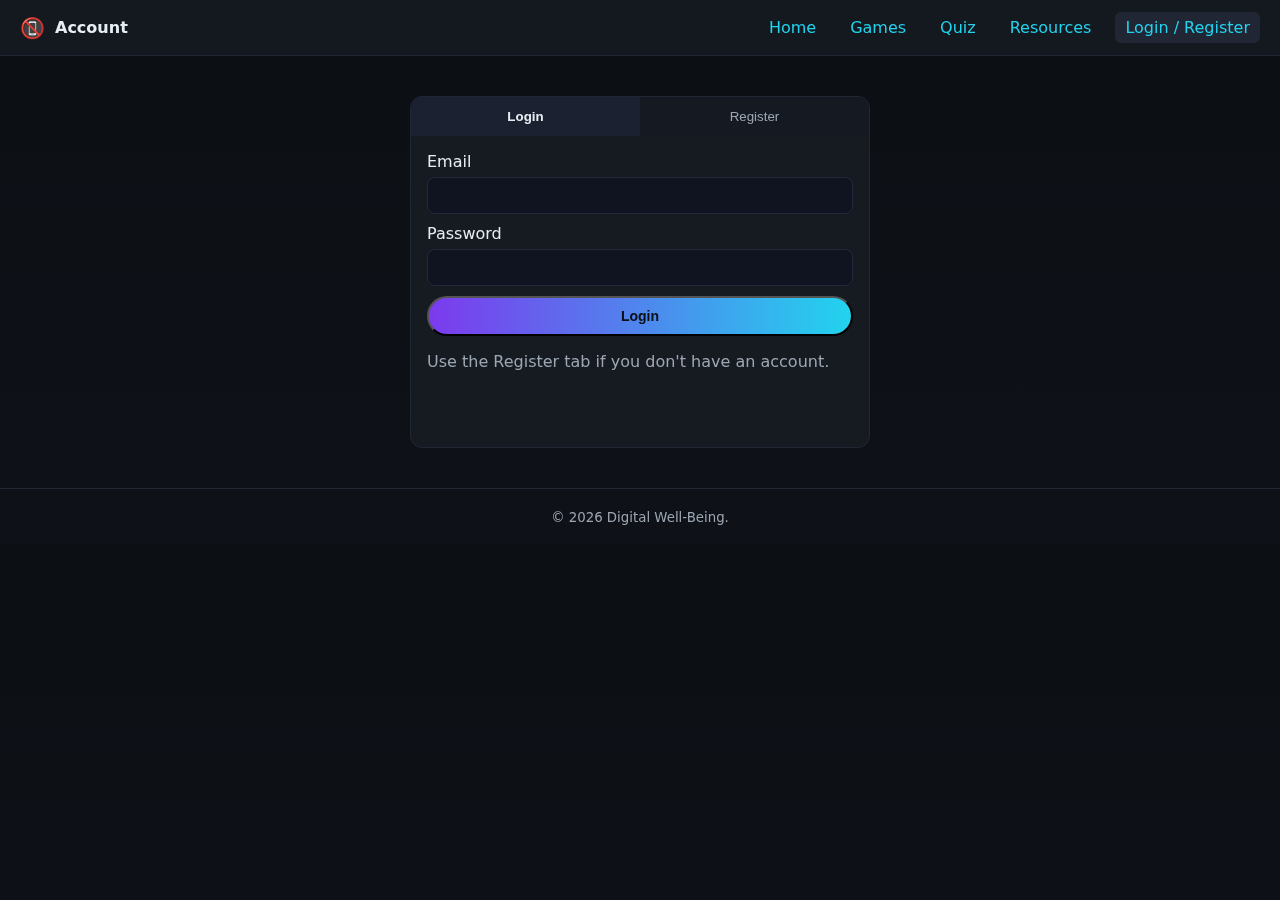
<file: login.html>
<!DOCTYPE html>
<html lang="en">
<head>
  <meta charset="UTF-8" />
  <meta name="viewport" content="width=device-width, initial-scale=1.0" />
  <title>Login / Register - Digital Well-Being</title>
  <link rel="stylesheet" href="styles.css" />
</head>
<body>
  <header class="site-header">
    <div class="brand">
      <span class="logo" aria-hidden="true">📵</span>
      <h1>Account</h1>
    </div>
    <button class="menu-toggle" id="menuToggle" aria-label="Toggle menu" type="button">☰</button>
    <nav class="site-nav" id="siteNav">
      <a href="index.html">Home</a>
      <a href="/Games/index.html">Games</a>
      <a href="quiz.html">Quiz</a>
      <a href="resources.html">Resources</a>
      <a href="login.html" class="active">Login / Register</a>
    </nav>
  </header>

  <main class="auth-container">
    <section class="auth-card">
      <div class="tabs">
        <button class="tab is-active" data-tab="login">Login</button>
        <button class="tab" data-tab="register">Register</button>
      </div>

      <form id="loginForm" class="form is-active" autocomplete="off">
        <label>
          <span>Email</span>
          <input type="email" id="loginEmail" required />
        </label>
        <label>
          <span>Password</span>
          <input type="password" id="loginPassword" minlength="6" required />
        </label>
        <button type="submit" class="cta full">Login</button>
        <p class="form-hint">Use the Register tab if you don't have an account.</p>
        <p id="loginError" class="form-error" role="alert"></p>
      </form>

      <form id="registerForm" class="form" autocomplete="off">
        <label>
          <span>Name</span>
          <input type="text" id="registerName" required />
        </label>
        <label>
          <span>Email</span>
          <input type="email" id="registerEmail" required />
        </label>
        <label>
          <span>Password</span>
          <input type="password" id="registerPassword" minlength="6" required />
        </label>
        <button type="submit" class="cta full">Create Account</button>
        <p class="form-hint">By continuing you agree to local storage of your data on this device.</p>
        <p id="registerError" class="form-error" role="alert"></p>
      </form>
    </section>
  </main>

  <footer class="site-footer">
    <small>© <span id="year"></span> Digital Well-Being.</small>
  </footer>

  <script src="script.js"></script>
  <script>
    window.addEventListener('DOMContentLoaded', function () {
      const year = document.getElementById('year');
      if (year) year.textContent = new Date().getFullYear();
      initAuthTabs();
      bindAuthForms();
    });
  </script>
</body>
</html>
</file>
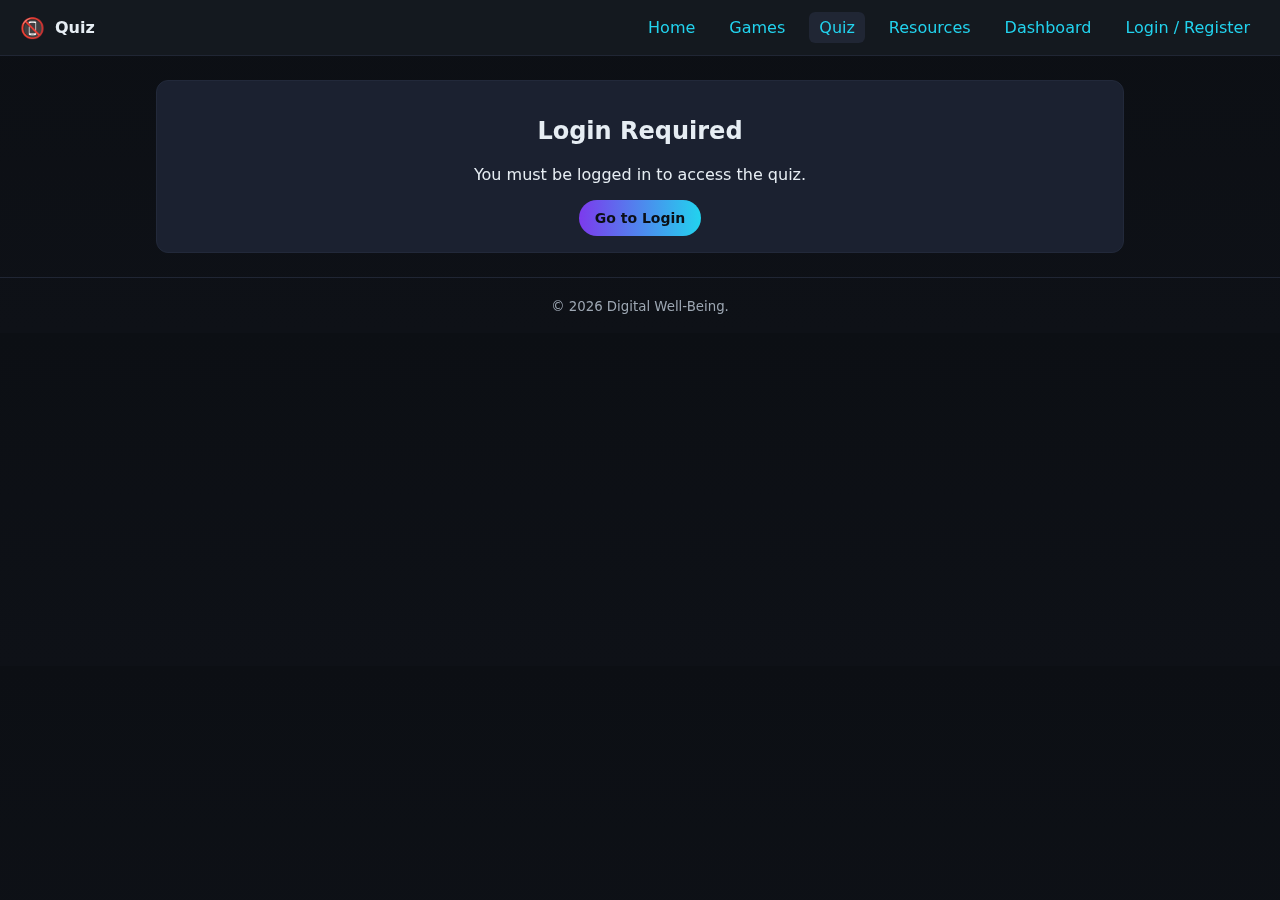
<file: quiz.html>
<!DOCTYPE html>
<html lang="en">
<head>
  <meta charset="UTF-8" />
  <meta name="viewport" content="width=device-width, initial-scale=1.0" />
  <title>Quiz - Digital Well-Being</title>
  <link rel="stylesheet" href="styles.css" />
</head>
<body>
  <header class="site-header">
    <div class="brand">
      <span class="logo" aria-hidden="true">📵</span>
      <h1>Quiz</h1>
    </div>
    <button class="menu-toggle" id="menuToggle" aria-label="Toggle menu" type="button">☰</button>
    <nav class="site-nav" id="siteNav">
      <a href="index.html">Home</a>
      <a href="games.html">Games</a>
      <a href="quiz.html" class="active">Quiz</a>
      <a href="resources.html">Resources</a>
      <a href="dashboard.html">Dashboard</a>
      <span id="nav-username" class="muted hidden"></span>
      <a href="login.html" id="nav-auth">Login / Register</a>
      <button id="nav-logout" class="btn-link hidden" type="button">Logout</button>
    </nav>
  </header>

  <main class="games-container">
    <section class="gate" id="gate">
      <h2>Login Required</h2>
      <p>You must be logged in to access the quiz.</p>
      <a class="cta" href="login.html">Go to Login</a>
    </section>

    <section class="content hidden" id="content">
      <div class="cards">
        <article class="card quiz-card" style="grid-column:1/-1;max-width:820px;margin:0 auto;width:100%">
          <h3>Age-based Quiz</h3>
          <p class="muted">Select your age group to begin. Questions adapt to your stage.</p>
          <div class="progress" aria-hidden="true"><div class="bar" id="quizProgress"></div></div>
          <form id="ageForm" class="row" style="gap:8px;">
            <label><input type="radio" name="ageGroup" value="kid" required /> Under 13</label>
            <label><input type="radio" name="ageGroup" value="teen" /> 13–18</label>
            <label><input type="radio" name="ageGroup" value="adult" /> 19+</label>
            <button class="cta small" type="submit">Start Quiz</button>
          </form>
          <form id="quizForm" class="quiz" style="display:none"></form>
          <p id="quizResult" class="stat" style="margin-top:12px"></p>
        </article>
      </div>
    </section>
  </main>

  <footer class="site-footer">
    <small>© <span id="year"></span> Digital Well-Being.</small>
  </footer>

  <script src="script.js"></script>
  <script>
    window.addEventListener('DOMContentLoaded', function () {
      const year = document.getElementById('year');
      if (year) year.textContent = new Date().getFullYear();
      gateContent();
      initAuthNav();
      renderProfile();
      bindQuiz();
    });
  </script>
</body>
</html>
</file>
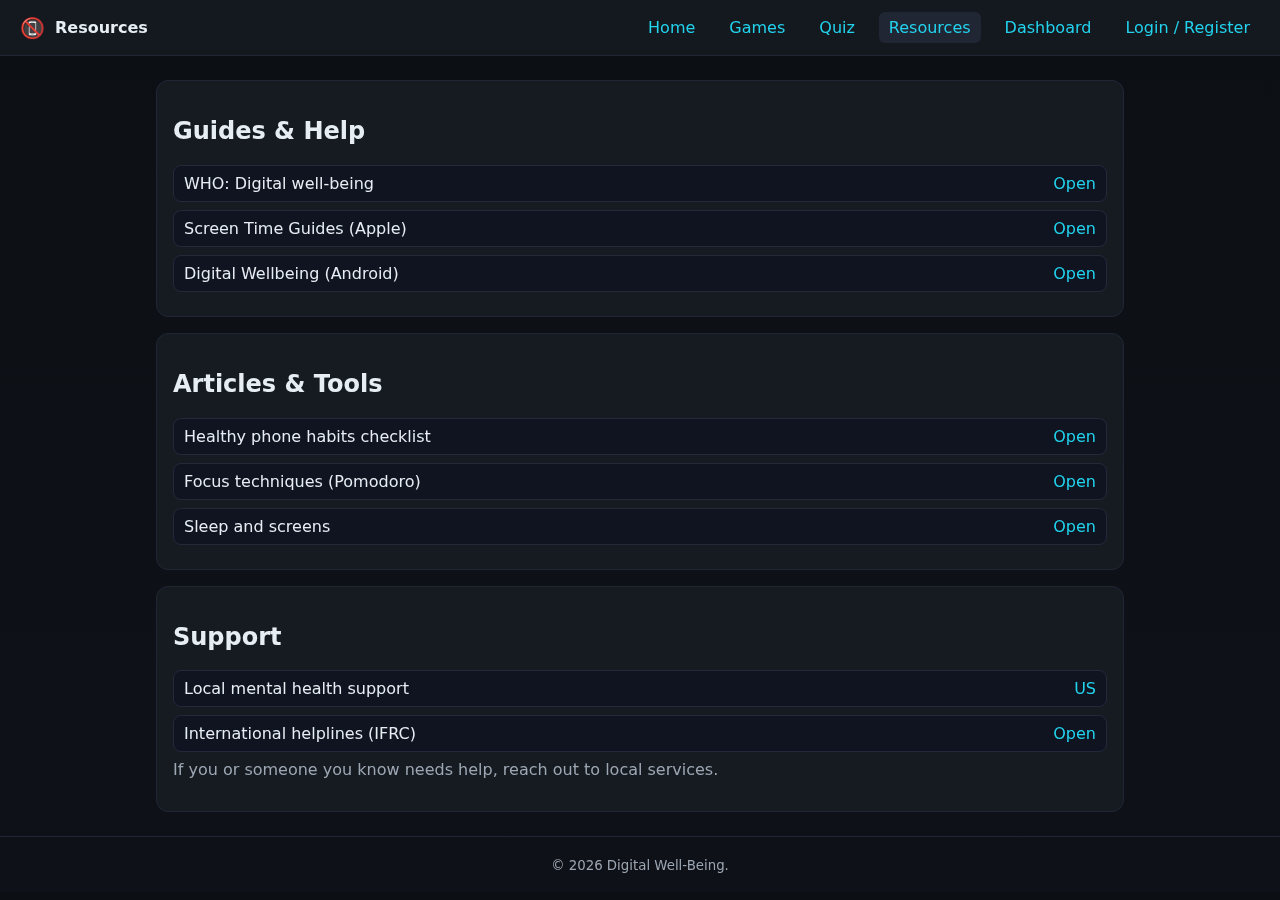
<file: resources.html>
<!DOCTYPE html>
<html lang="en">
<head>
  <meta charset="UTF-8" />
  <meta name="viewport" content="width=device-width, initial-scale=1.0" />
  <title>Resources - Digital Well-Being</title>
  <link rel="stylesheet" href="styles.css" />
</head>
<body>
  <header class="site-header">
    <div class="brand">
      <span class="logo" aria-hidden="true">📵</span>
      <h1>Resources</h1>
    </div>
    <button class="menu-toggle" id="menuToggle" aria-label="Toggle menu" type="button">☰</button>
    <nav class="site-nav" id="siteNav">
      <a href="index.html">Home</a>
      <a href="games.html">Games</a>
      <a href="quiz.html">Quiz</a>
      <a href="resources.html" class="active">Resources</a>
      <a href="dashboard.html">Dashboard</a>
      <span id="nav-username" class="muted hidden"></span>
      <a href="login.html" id="nav-auth">Login / Register</a>
      <button id="nav-logout" class="btn-link hidden" type="button">Logout</button>
    </nav>
  </header>

  <main class="games-container">
    <section class="card">
      <h2>Guides & Help</h2>
      <ul class="stats">
        <li><span>WHO: Digital well-being</span><a href="https://www.who.int/" target="_blank" rel="noopener">Open</a></li>
        <li><span>Screen Time Guides (Apple)</span><a href="https://support.apple.com/en-us/HT208982" target="_blank" rel="noopener">Open</a></li>
        <li><span>Digital Wellbeing (Android)</span><a href="https://wellbeing.google" target="_blank" rel="noopener">Open</a></li>
      </ul>
    </section>

    <section class="card" style="margin-top:16px">
      <h2>Articles & Tools</h2>
      <ul class="stats">
        <li><span>Healthy phone habits checklist</span><a href="https://www.nytimes.com/guides/smarterliving/how-to-be-better-with-your-phone" target="_blank" rel="noopener">Open</a></li>
        <li><span>Focus techniques (Pomodoro)</span><a href="https://francescocirillo.com/pages/pomodoro-technique" target="_blank" rel="noopener">Open</a></li>
        <li><span>Sleep and screens</span><a href="https://www.sleepfoundation.org/bedtime-procrastination/tech-and-sleep" target="_blank" rel="noopener">Open</a></li>
      </ul>
    </section>

    <section class="card" style="margin-top:16px">
      <h2>Support</h2>
      <ul class="stats">
        <li><span>Local mental health support</span><a href="https://www.findtreatment.gov/" target="_blank" rel="noopener">US</a></li>
        <li><span>International helplines (IFRC)</span><a href="https://www.ifrc.org/find-help" target="_blank" rel="noopener">Open</a></li>
      </ul>
      <p class="muted" style="margin-top:8px">If you or someone you know needs help, reach out to local services.</p>
    </section>
  </main>

  <footer class="site-footer">
    <small>© <span id="year"></span> Digital Well-Being.</small>
  </footer>

  <script src="script.js"></script>
  <script>
    window.addEventListener('DOMContentLoaded', function () {
      const year = document.getElementById('year');
      if (year) year.textContent = new Date().getFullYear();
      initAuthNav();
    });
  </script>
</body>
</html>
</file>
<file: styles.css>
/* Digital Well-Being minimal theme */
:root{--bg:#0e1117;--panel:#161b22;--text:#e6edf3;--muted:#9da7b3;--brand:#7c3aed;--brand-2:#22d3ee;--accent:#10b981;--danger:#ef4444}
*{box-sizing:border-box}
html,body{margin:0;padding:0;font-family:system-ui,-apple-system,Segoe UI,Roboto,Inter,Arial,sans-serif;color:var(--text);background:linear-gradient(180deg,#0c0f14, #0e1117)}
a{color:var(--brand-2);text-decoration:none}
a:hover{text-decoration:underline}
.hidden{display:none !important}
.muted{color:var(--muted)}
img{max-width:100%;height:auto}

/* Header */
.site-header{display:flex;align-items:center;justify-content:space-between;padding:12px 20px;background:rgba(22,27,34,.8);backdrop-filter:saturate(120%) blur(8px);position:sticky;top:0;z-index:100;border-bottom:1px solid #202634}
.brand{display:flex;align-items:center;gap:10px}
.brand .logo{font-size:20px}
.brand h1{font-size:16px;margin:0;white-space:nowrap}
.site-nav{display:flex;align-items:center;gap:14px}
.site-nav a{padding:6px 10px;border-radius:6px;white-space:nowrap}
.site-nav a.active,.site-nav a:hover{background:#202634}
.btn-link{background:none;border:none;color:var(--muted);cursor:pointer;white-space:nowrap}
.btn-link:hover{color:var(--text)}
.menu-toggle{display:none;background:none;border:none;color:var(--text);font-size:24px;cursor:pointer;padding:4px 8px;z-index:101}
.menu-toggle:hover{opacity:0.8}
.site-nav.mobile-open{display:flex}

/* Hero */
.hero{
  padding:80px 20px 60px;
  text-align:center;
  position:relative;
  overflow:hidden;
  min-height:600px;
  display:flex;
  align-items:center;
  justify-content:center;
  background:radial-gradient(ellipse at top, rgba(124,58,237,0.1) 0%, transparent 50%),
              radial-gradient(ellipse at bottom, rgba(34,211,238,0.1) 0%, transparent 50%);
}
.hero-background{
  position:absolute;
  inset:0;
  overflow:hidden;
  z-index:0;
}
.floating-shapes{
  position:absolute;
  width:100%;
  height:100%;
}
.shape{
  position:absolute;
  border-radius:50%;
  background:linear-gradient(135deg, rgba(124,58,237,0.2), rgba(34,211,238,0.2));
  filter:blur(40px);
  animation:float 20s infinite ease-in-out;
}
.shape-1{
  width:300px;
  height:300px;
  top:10%;
  left:10%;
  animation-delay:0s;
}
.shape-2{
  width:200px;
  height:200px;
  top:60%;
  right:15%;
  animation-delay:5s;
}
.shape-3{
  width:250px;
  height:250px;
  bottom:20%;
  left:20%;
  animation-delay:10s;
}
.shape-4{
  width:180px;
  height:180px;
  top:30%;
  right:30%;
  animation-delay:15s;
}
@keyframes float{
  0%,100%{transform:translate(0,0) scale(1);opacity:0.6}
  33%{transform:translate(30px,-30px) scale(1.1);opacity:0.8}
  66%{transform:translate(-20px,20px) scale(0.9);opacity:0.7}
}
.hero-content{
  position:relative;
  z-index:1;
  max-width:800px;
  margin:0 auto;
  animation:fadeInUp 0.8s ease-out;
}
.hero-badge{
  display:inline-block;
  padding:8px 16px;
  background:rgba(124,58,237,0.2);
  border:1px solid rgba(124,58,237,0.3);
  border-radius:20px;
  font-size:14px;
  font-weight:600;
  color:var(--brand-2);
  margin-bottom:20px;
  animation:fadeIn 1s ease-out 0.3s both;
}
.hero-title{
  font-size:48px;
  margin:0 0 16px;
  line-height:1.2;
  font-weight:800;
}
.gradient-text{
  background:linear-gradient(135deg, #22d3ee 0%, #7c3aed 50%, #10b981 100%);
  -webkit-background-clip:text;
  -webkit-text-fill-color:transparent;
  background-clip:text;
  animation:gradientShift 3s ease infinite;
  background-size:200% 200%;
}
@keyframes gradientShift{
  0%,100%{background-position:0% 50%}
  50%{background-position:100% 50%}
}
.hero-description{
  color:var(--muted);
  font-size:20px;
  margin:0 0 32px;
  line-height:1.6;
  max-width:600px;
  margin-left:auto;
  margin-right:auto;
}
.hero-actions{
  display:flex;
  gap:16px;
  justify-content:center;
  flex-wrap:wrap;
  margin-bottom:48px;
}
.hero-cta, .hero-cta-secondary{
  padding:14px 28px;
  font-size:16px;
  box-shadow:0 4px 15px rgba(124,58,237,0.3);
}
.hero-cta:hover, .hero-cta-secondary:hover{
  box-shadow:0 6px 20px rgba(124,58,237,0.4);
  transform:translateY(-2px);
}
.hero-stats{
  display:grid;
  grid-template-columns:repeat(3,1fr);
  gap:24px;
  max-width:600px;
  margin:0 auto;
  padding-top:32px;
  border-top:1px solid rgba(255,255,255,0.1);
}
.stat-box{
  text-align:center;
}
.stat-number{
  font-size:36px;
  font-weight:800;
  background:linear-gradient(135deg, #22d3ee, #7c3aed);
  -webkit-background-clip:text;
  -webkit-text-fill-color:transparent;
  background-clip:text;
  margin-bottom:8px;
}
.stat-label{
  font-size:14px;
  color:var(--muted);
  text-transform:uppercase;
  letter-spacing:1px;
}
.cta{display:inline-block;background:linear-gradient(90deg,var(--brand),var(--brand-2));color:#0b0f16;padding:10px 16px;border-radius:999px;font-weight:700;font-size:14px;transition:all 0.2s ease}
.cta:hover{filter:brightness(1.08);text-decoration:none;transform:scale(1.05)}
.cta.secondary{background:linear-gradient(90deg,var(--accent),#8b5cf6)}
.cta.small{padding:8px 12px;font-size:13px}
.cta.full{display:block;width:100%;text-align:center}

/* Features Section */
.features{
  padding:80px 20px;
  background:linear-gradient(180deg, transparent, rgba(22,27,34,0.5));
}
.features-container{
  max-width:1200px;
  margin:0 auto;
}
.section-title{
  font-size:36px;
  font-weight:700;
  text-align:center;
  margin:0 0 48px;
  background:linear-gradient(135deg, #22d3ee, #7c3aed);
  -webkit-background-clip:text;
  -webkit-text-fill-color:transparent;
  background-clip:text;
}
.features-grid{
  display:grid;
  grid-template-columns:repeat(auto-fit,minmax(250px,1fr));
  gap:24px;
}
.feature-card{
  background:var(--panel);
  border:1px solid #202634;
  border-radius:16px;
  padding:32px 24px;
  text-align:center;
  transition:all 0.3s ease;
  position:relative;
  overflow:hidden;
}
.feature-card::before{
  content:'';
  position:absolute;
  top:0;
  left:0;
  right:0;
  height:4px;
  background:linear-gradient(90deg, #22d3ee, #7c3aed);
  transform:scaleX(0);
  transition:transform 0.3s ease;
}
.feature-card:hover{
  transform:translateY(-8px);
  box-shadow:0 12px 30px rgba(124,58,237,0.2);
  border-color:#7c3aed;
}
.feature-card:hover::before{
  transform:scaleX(1);
}
.feature-icon{
  font-size:48px;
  margin-bottom:16px;
  display:inline-block;
  animation:bounce 2s infinite;
}
@keyframes bounce{
  0%,100%{transform:translateY(0)}
  50%{transform:translateY(-10px)}
}
.feature-card h3{
  font-size:20px;
  font-weight:700;
  margin:0 0 12px;
  color:var(--text);
}
.feature-card p{
  color:var(--muted);
  font-size:15px;
  line-height:1.6;
  margin:0;
}

/* Slideshow */
.slideshow{
  max-width:980px;
  margin:40px auto;
  padding:20px;
  position:relative;
}
.slideshow::before{
  content:'';
  position:absolute;
  top:0;
  left:0;
  right:0;
  bottom:0;
  background:radial-gradient(ellipse at center, rgba(124,58,237,0.05), transparent);
  border-radius:20px;
  pointer-events:none;
}
.slides{
  position:relative;
  height:320px;
  border-radius:20px;
  overflow:hidden;
  border:2px solid rgba(124,58,237,0.2);
  background:#0f1420;
  box-shadow:0 8px 30px rgba(0,0,0,0.3);
}
.slide{
  position:absolute;
  inset:0;
  opacity:0;
  transition:opacity .8s ease;
}
.slide.is-active{
  opacity:1;
}
.slide-bg{
  position:absolute;
  inset:0;
  filter:blur(1px) saturate(130%);
  opacity:.95;
  transition:transform 10s ease;
}
.slide.is-active .slide-bg{
  transform:scale(1.05);
}
.bg-1{background-image: url(/Images/image.png);background-size: cover;background-position:center;}
.bg-2{background-image: url(/Images/image1.jpeg); background-size: cover;background-position:center;}
.bg-3{background-image: url(/Images/image2.jpg); background-size: cover;background-position:center;}
.bg-4{background-image: url(/Images/image3.png);  background-size: cover;background-position:center;}
.slide-content{
  position:absolute;
  bottom:0;
  left:0;
  right:0;
  padding:32px 24px;
  background:linear-gradient(180deg,transparent 0%,rgba(0,0,0,.4) 40%, rgba(0,0,0,.85) 100%);
  animation:slideUp 0.6s ease-out;
}
@keyframes slideUp{
  from{
    transform:translateY(20px);
    opacity:0;
  }
  to{
    transform:translateY(0);
    opacity:1;
  }
}
.slide-content h3{
  margin:0 0 8px;
  font-size:24px;
  font-weight:700;
  color:#fff;
  text-shadow:0 2px 10px rgba(0,0,0,0.5);
}
.slide-content p{
  margin:0;
  color:#e6edf3;
  font-size:16px;
  line-height:1.5;
  text-shadow:0 1px 5px rgba(0,0,0,0.5);
}
.slide-controls{
  display:flex;
  align-items:center;
  justify-content:center;
  gap:16px;
  margin-top:16px;
}
.slide-controls button{
  background:rgba(27,33,48,0.8);
  border:2px solid rgba(124,58,237,0.3);
  color:var(--text);
  border-radius:10px;
  padding:10px 16px;
  cursor:pointer;
  font-size:16px;
  transition:all 0.3s ease;
  backdrop-filter:blur(10px);
}
.slide-controls button:hover{
  background:rgba(124,58,237,0.2);
  border-color:#7c3aed;
  transform:scale(1.1);
}
.dots{
  display:flex;
  gap:8px;
}
.dots button{
  width:10px;
  height:10px;
  border-radius:999px;
  border:2px solid transparent;
  background:#3b455a;
  cursor:pointer;
  transition:all 0.3s ease;
}
.dots button:hover{
  background:#5a6578;
  transform:scale(1.2);
}
.dots button[aria-selected="true"]{
  background:#7c3aed;
  border-color:#a78bfa;
  box-shadow:0 0 10px rgba(124,58,237,0.5);
}

/* CTA Strip */
.cta-strip{
  max-width:980px;
  margin:40px auto;
  padding:40px 20px;
}
.cta-strip-content{
  background:linear-gradient(135deg, rgba(124,58,237,0.1), rgba(34,211,238,0.1));
  border:2px solid rgba(124,58,237,0.3);
  border-radius:20px;
  padding:40px;
  display:flex;
  align-items:center;
  gap:24px;
  flex-wrap:wrap;
  justify-content:center;
  text-align:center;
  position:relative;
  overflow:hidden;
}
.cta-strip-content::before{
  content:'';
  position:absolute;
  top:-50%;
  left:-50%;
  width:200%;
  height:200%;
  background:radial-gradient(circle, rgba(124,58,237,0.1) 0%, transparent 70%);
  animation:rotate 20s linear infinite;
}
@keyframes rotate{
  from{transform:rotate(0deg)}
  to{transform:rotate(360deg)}
}
.cta-strip-icon{
  font-size:48px;
  position:relative;
  z-index:1;
  animation:rocket 2s ease-in-out infinite;
}
@keyframes rocket{
  0%,100%{transform:translateY(0) rotate(0deg)}
  50%{transform:translateY(-10px) rotate(5deg)}
}
.cta-strip-text{
  flex:1;
  min-width:250px;
  position:relative;
  z-index:1;
}
.cta-strip-text h3{
  font-size:24px;
  font-weight:700;
  margin:0 0 8px;
  color:var(--text);
}
.cta-strip-text p{
  color:var(--muted);
  font-size:16px;
  margin:0;
}
.cta-strip-button{
  position:relative;
  z-index:1;
  padding:14px 28px;
}

/* Tips / Pledge / Resources */
.tips{
  max-width:980px;
  margin:0 auto;
  padding:40px 20px;
}
.tips h2{
  font-size:28px;
  font-weight:700;
  margin:0 0 20px;
  text-align:center;
  background:linear-gradient(135deg, #22d3ee, #7c3aed);
  -webkit-background-clip:text;
  -webkit-text-fill-color:transparent;
  background-clip:text;
}
.tips-card{
  background:linear-gradient(135deg, var(--panel), rgba(22,27,34,0.8));
  border:2px solid #202634;
  border-radius:16px;
  padding:24px;
  color:#cfd6e1;
  font-size:16px;
  line-height:1.6;
  box-shadow:0 4px 15px rgba(0,0,0,0.2);
  position:relative;
  overflow:hidden;
}
.tips-card::before{
  content:'💡';
  position:absolute;
  top:20px;
  right:20px;
  font-size:32px;
  opacity:0.2;
}
.resources{max-width:980px;margin:0 auto;padding:6px 20px 28px}
.pledge{
  max-width:980px;
  margin:40px auto;
  padding:40px 20px;
}
.pledge-inner{
  border:2px solid rgba(124,58,237,0.3);
  border-radius:20px;
  background:linear-gradient(135deg, rgba(124,58,237,0.1), rgba(34,211,238,0.1));
  padding:48px 32px;
  text-align:center;
  position:relative;
  overflow:hidden;
}
.pledge-inner::before{
  content:'';
  position:absolute;
  top:0;
  left:0;
  right:0;
  bottom:0;
  background:radial-gradient(circle at top right, rgba(124,58,237,0.2), transparent 50%);
  pointer-events:none;
}
.pledge-icon{
  font-size:48px;
  margin-bottom:16px;
  animation:pulse 2s ease-in-out infinite;
}
@keyframes pulse{
  0%,100%{transform:scale(1);opacity:1}
  50%{transform:scale(1.1);opacity:0.8}
}
.pledge-inner h2{
  font-size:32px;
  font-weight:700;
  margin:0 0 16px;
  background:linear-gradient(135deg, #22d3ee, #7c3aed);
  -webkit-background-clip:text;
  -webkit-text-fill-color:transparent;
  background-clip:text;
  position:relative;
  z-index:1;
}
.pledge-inner p{
  font-size:18px;
  margin:0 0 24px;
  position:relative;
  z-index:1;
}
.pledge-features{
  display:flex;
  gap:24px;
  justify-content:center;
  flex-wrap:wrap;
  margin:24px 0 32px;
  position:relative;
  z-index:1;
}
.pledge-feature{
  padding:12px 20px;
  background:rgba(22,27,34,0.6);
  border-radius:20px;
  font-size:15px;
  font-weight:600;
  color:var(--text);
  border:1px solid rgba(124,58,237,0.2);
}
.pledge-cta{
  position:relative;
  z-index:1;
  padding:14px 32px;
  font-size:16px;
  box-shadow:0 4px 15px rgba(124,58,237,0.3);
}

/* Footer */
.site-footer{padding:18px 20px;border-top:1px solid #202634;color:var(--muted);text-align:center}

/* Reviews */
.reviews{
  max-width:980px;
  margin:40px auto;
  padding:40px 20px;
}
.reviews-header{
  text-align:center;
  margin-bottom:40px;
}
.reviews-header h2{
  font-size:32px;
  font-weight:700;
  margin:0 0 8px;
  background:linear-gradient(135deg, #22d3ee, #7c3aed);
  -webkit-background-clip:text;
  -webkit-text-fill-color:transparent;
  background-clip:text;
}
.reviews-grid{
  display:grid;
  grid-template-columns:repeat(auto-fit,minmax(280px,1fr));
  gap:20px;
  margin:0 0 32px;
}
.review-card{
  background:var(--panel);
  border:1px solid #202634;
  border-radius:16px;
  padding:20px;
  transition:all 0.3s ease;
  position:relative;
}
.review-card:hover{
  transform:translateY(-4px);
  box-shadow:0 8px 20px rgba(0,0,0,0.2);
  border-color:#7c3aed;
}
.review-card .meta{
  display:flex;
  align-items:center;
  justify-content:space-between;
  color:#9da7b3;
  font-size:12px;
  margin-bottom:12px;
}
.review-card .stars{
  color:#fbbf24;
  font-size:16px;
}
.review-form{
  background:linear-gradient(135deg, var(--panel), rgba(22,27,34,0.8));
  border:2px solid #202634;
  border-radius:16px;
  padding:32px;
  box-shadow:0 4px 15px rgba(0,0,0,0.2);
}
.review-form h3{
  font-size:24px;
  font-weight:700;
  margin:0 0 20px;
  text-align:center;
}
.review-form textarea, .review-form select{
  background:#0f1420;
  border:2px solid #22293a;
  color:var(--text);
  padding:12px;
  border-radius:10px;
  width:100%;
  transition:border-color 0.3s ease;
}
.review-form textarea:focus, .review-form select:focus{
  outline:none;
  border-color:#7c3aed;
}
.review-form label{
  display:grid;
  gap:8px;
  margin:12px 0;
}

/* FAQ */
.faq{
  max-width:980px;
  margin:40px auto;
  padding:40px 20px;
}
.faq-header{
  text-align:center;
  margin-bottom:40px;
}
.faq-header h2{
  font-size:32px;
  font-weight:700;
  margin:0 0 8px;
  background:linear-gradient(135deg, #22d3ee, #7c3aed);
  -webkit-background-clip:text;
  -webkit-text-fill-color:transparent;
  background-clip:text;
}
.faq-list{
  display:grid;
  gap:16px;
}
.faq-item{
  border:2px solid #202634;
  border-radius:16px;
  background:var(--panel);
  overflow:hidden;
  transition:all 0.3s ease;
}
.faq-item:hover{
  border-color:#7c3aed;
  box-shadow:0 4px 12px rgba(124,58,237,0.1);
}
.faq-q{
  width:100%;
  text-align:left;
  background:#151a22;
  color:var(--text);
  border:none;
  padding:16px 20px;
  font-weight:600;
  font-size:16px;
  cursor:pointer;
  transition:all 0.3s ease;
  display:flex;
  justify-content:space-between;
  align-items:center;
}
.faq-q::after{
  content:'+';
  font-size:24px;
  color:var(--brand);
  transition:transform 0.3s ease;
}
.faq-q[aria-expanded="true"]{
  background:#1b2130;
  color:var(--brand-2);
}
.faq-q[aria-expanded="true"]::after{
  content:'−';
  transform:rotate(180deg);
}
.faq-a{
  padding:20px;
  color:#cfd6e1;
  border-top:1px solid #202634;
  font-size:15px;
  line-height:1.6;
  animation:slideDown 0.3s ease-out;
}
@keyframes slideDown{
  from{
    opacity:0;
    transform:translateY(-10px);
  }
  to{
    opacity:1;
    transform:translateY(0);
  }
}
@keyframes fadeInUp{
  from{
    opacity:0;
    transform:translateY(30px);
  }
  to{
    opacity:1;
    transform:translateY(0);
  }
}
@keyframes fadeIn{
  from{opacity:0}
  to{opacity:1}
}
/* Auth */
.auth-container{display:grid;place-items:center;padding:40px 16px}
.auth-card{width:100%;max-width:460px;background:var(--panel);border:1px solid #202634;border-radius:12px;overflow:hidden}
.tabs{display:flex}
.tab{flex:1;background:#151a22;border:none;color:var(--muted);padding:12px;cursor:pointer}
.tab.is-active{background:#1b2130;color:var(--text);font-weight:600}
.form{display:none;padding:16px;gap:10px}
.form.is-active{display:grid}
.form label{display:grid;gap:6px}
.form input{background:#0f1420;border:1px solid #22293a;color:var(--text);padding:10px;border-radius:8px}
.form-hint{color:var(--muted);margin:6px 0 0}
.form-error{color:var(--danger);min-height:18px}

/* Games */
.games-container{max-width:1000px;margin:0 auto;padding:24px 16px}
.gate{background:#1b2130;border:1px solid #22293a;border-radius:12px;padding:16px;text-align:center}
.content{display:block}
.cards{display:grid;grid-template-columns:repeat(auto-fit,minmax(280px,1fr));gap:16px;margin-top:16px}
.card{background:var(--panel);border:1px solid #202634;border-radius:12px;padding:16px}
.card.profile h3{margin-top:0}
.stats{list-style:none;padding:0;margin:8px 0;display:grid;gap:8px}
.stats li{display:flex;align-items:center;justify-content:space-between;background:#0f1420;border:1px solid #22293a;border-radius:8px;padding:8px 10px}
.stats li small{color:#9da7b3}
.row{display:flex;align-items:center;gap:10px;flex-wrap:wrap}
.stat{color:#c7d0dc}
.bars{display:flex;align-items:flex-end;gap:6px;height:120px;margin-top:8px}
.bars .bar{flex:1;min-width:8px;background:linear-gradient(180deg,#22d3ee,#7c3aed);border-radius:4px 4px 0 0;position:relative}
.bars .bar::after{content:attr(data-label);position:absolute;bottom:100%;left:50%;transform:translate(-50%,-4px);font-size:11px;color:#9da7b3}

/* Habits */
.habits{display:grid;gap:10px}
.habit{border:1px solid #22293a;border-radius:10px;padding:10px}
.habit h4{margin:0 0 8px;font-size:14px}
.habit-grid{display:grid;grid-template-columns:repeat(7,1fr);gap:6px}
.habit-grid button{background:#0f1420;border:1px solid #22293a;border-radius:8px;color:#cbd5e1;cursor:pointer;padding:8px}
.habit-grid button.on{background:#065f46;color:#e6fffa}

/* Typing game */
.typing input{background:#0f1420;border:1px solid #22293a;color:var(--text);padding:10px;border-radius:8px;width:100%;margin:6px 0}

/* Memory game */
.grid-memory{display:grid;grid-template-columns:repeat(3, minmax(0,1fr));gap:8px;margin:8px 0}
.grid-memory .cardm{position:relative;aspect-ratio:1/1;display:grid;place-items:center;border-radius:10px;border:1px solid #22293a;cursor:pointer;background:#0f1420;color:#cbd5e1;font-size:20px}
.grid-memory .cardm.revealed{background:#065f46;color:#e6fffa}
.grid-memory .cardm.matched{background:#0b5e8e}

/* Reaction game */
.reaction-box{height:140px;border-radius:10px;border:1px dashed #2a3246;background:#202838;display:grid;place-items:center;color:#9fb0c9}
.reaction-box.wait{background:#374151;color:#cbd5e1}
.reaction-box.ready{background:#065f46}

/* Quiz */
.quiz ol{padding-left:18px;margin:0 0 12px}
.quiz li{margin:10px 0}
.choices{display:grid;grid-template-columns:repeat(2,minmax(0,1fr));gap:10px;margin-top:12px}
.choices input{margin-right:8px}

/* Quiz card spacing and typography */
.quiz-card{padding:22px;background:var(--panel);border:1px solid #202634;border-radius:14px;box-shadow:0 4px 12px rgba(0,0,0,0.2)}
.quiz-card h3{font-size:24px;margin-top:0;font-weight:700;background:linear-gradient(135deg, #22d3ee 0%, #7c3aed 100%);-webkit-background-clip:text;-webkit-text-fill-color:transparent;background-clip:text}
.quiz-card .muted{margin:0 0 16px;font-size:15px}
.quiz .muted{margin:0 0 16px;font-size:14px;font-weight:600}
.quiz .fade-in{animation:fade .25s ease}
.quiz .question{font-size:20px;line-height:1.5;font-weight:600;color:var(--text);padding:16px;background:rgba(15,20,32,0.5);border-radius:10px;border-left:4px solid var(--brand);margin:12px 0}
.choices label{background:#0f1420;border:2px solid #22293a;border-radius:12px;padding:14px 16px;cursor:pointer;transition:all .2s ease;font-size:15px;display:flex;align-items:center}
.choices label:hover{transform:translateY(-2px);background:#131a26;border-color:#7c3aed;box-shadow:0 4px 8px rgba(124,58,237,0.2)}
.choices input[type="radio"]{accent-color:var(--brand);width:18px;height:18px;margin-right:10px;cursor:pointer}
.choices label:has(input[type="radio"]:checked){background:#1a1f3a;border-color:#7c3aed;color:var(--brand-2);box-shadow:0 0 12px rgba(124,58,237,0.3)}

/* Enhanced Quiz Result Display */
.quiz-result-container{
  margin-top:24px;
  padding:32px 24px;
  background:linear-gradient(135deg, #1b2130 0%, #151a22 100%);
  border-radius:16px;
  border:2px solid #202634;
  animation:slideInUp 0.5s ease-out;
  position:relative;
  overflow:hidden;
}
.quiz-result-content{
  text-align:center;
  position:relative;
  z-index:2;
}
.quiz-score-wrapper{
  margin-bottom:24px;
  display:flex;
  flex-direction:column;
  align-items:center;
  gap:12px;
}
.score-circle-container{
  position:relative;
  width:200px;
  height:200px;
  margin:0 auto;
}
.score-circle{
  width:100%;
  height:100%;
  transform:rotate(-90deg);
}
.score-circle-bg{
  fill:none;
  stroke:#202634;
  stroke-width:8;
}
.score-circle-progress{
  fill:none;
  stroke:#7c3aed;
  stroke-width:8;
  stroke-linecap:round;
  stroke-dasharray:339.292;
  stroke-dashoffset:339.292;
  transition:stroke-dashoffset 1.5s ease-out, stroke 0.3s ease;
}
.score-circle-progress.excellent{stroke:#10b981}
.score-circle-progress.good{stroke:#22d3ee}
.score-circle-progress.moderate{stroke:#f59e0b}
.score-circle-progress.needs-improvement{stroke:#ef4444}
.score-percentage{
  position:absolute;
  top:50%;
  left:50%;
  transform:translate(-50%,-50%);
  font-size:48px;
  font-weight:800;
  line-height:1;
  color:#22d3ee;
  background:linear-gradient(135deg, #22d3ee 0%, #7c3aed 50%, #10b981 100%);
  -webkit-background-clip:text;
  -webkit-text-fill-color:transparent;
  background-clip:text;
  animation:scorePulse 1s ease-in-out;
}
.quiz-score-display{
  margin-bottom:24px;
}
@supports not (-webkit-background-clip: text) {
  .score-percentage{
    color:#22d3ee;
    -webkit-text-fill-color:#22d3ee;
  }
  .score-percentage.excellent{color:#10b981;-webkit-text-fill-color:#10b981}
  .score-percentage.good{color:#22d3ee;-webkit-text-fill-color:#22d3ee}
  .score-percentage.moderate{color:#f59e0b;-webkit-text-fill-color:#f59e0b}
  .score-percentage.needs-improvement{color:#ef4444;-webkit-text-fill-color:#ef4444}
}
.score-percentage.excellent{
  background:linear-gradient(135deg, #10b981 0%, #34d399 100%);
  -webkit-background-clip:text;
  -webkit-text-fill-color:transparent;
  background-clip:text;
}
.score-percentage.good{
  background:linear-gradient(135deg, #22d3ee 0%, #06b6d4 100%);
  -webkit-background-clip:text;
  -webkit-text-fill-color:transparent;
  background-clip:text;
}
.score-percentage.moderate{
  background:linear-gradient(135deg, #f59e0b 0%, #f97316 100%);
  -webkit-background-clip:text;
  -webkit-text-fill-color:transparent;
  background-clip:text;
}
.score-percentage.needs-improvement{
  background:linear-gradient(135deg, #ef4444 0%, #f87171 100%);
  -webkit-background-clip:text;
  -webkit-text-fill-color:transparent;
  background-clip:text;
}
.score-fraction{
  font-size:24px;
  color:var(--muted);
  font-weight:600;
  margin-top:8px;
}
.quiz-message{
  font-size:28px;
  font-weight:700;
  margin:20px 0 16px;
  padding:16px 24px;
  border-radius:12px;
  background:rgba(22,27,34,0.6);
  border:1px solid #202634;
  animation:fadeIn 0.6s ease-out 0.3s both;
}
.quiz-message.excellent{
  color:#10b981;
  border-color:#065f46;
  background:rgba(16,185,129,0.1);
}
.quiz-message.good{
  color:#22d3ee;
  border-color:#0b5e8e;
  background:rgba(34,211,238,0.1);
}
.quiz-message.moderate{
  color:#f59e0b;
  border-color:#7c2d12;
  background:rgba(245,158,11,0.1);
}
.quiz-message.needs-improvement{
  color:#ef4444;
  border-color:#7f1d1d;
  background:rgba(239,68,68,0.1);
}
.quiz-details{
  font-size:16px;
  color:var(--muted);
  line-height:1.6;
  margin-top:16px;
  padding:16px;
  background:rgba(15,20,32,0.5);
  border-radius:10px;
  animation:fadeIn 0.6s ease-out 0.5s both;
}
.quiz-icon{
  font-size:48px;
  margin-bottom:16px;
  animation:bounceIn 0.8s ease-out 0.2s both;
  display:block;
}
.quiz-recommendations{
  margin-top:24px;
  padding:20px;
  background:rgba(15,20,32,0.6);
  border-radius:12px;
  border:1px solid #202634;
  text-align:left;
  animation:fadeIn 0.6s ease-out 0.7s both;
}
.recommendations-title{
  font-size:20px;
  font-weight:700;
  margin:0 0 16px;
  color:var(--text);
  text-align:center;
}
.recommendations-list{
  list-style:none;
  padding:0;
  margin:0;
  display:grid;
  gap:12px;
}
.recommendations-list li{
  padding:12px 16px;
  background:rgba(22,27,34,0.6);
  border-radius:8px;
  border-left:4px solid var(--brand);
  font-size:15px;
  line-height:1.5;
  color:#cfd6e1;
}
.quiz-stats{
  display:grid;
  grid-template-columns:repeat(3,1fr);
  gap:12px;
  margin-top:24px;
  animation:fadeIn 0.6s ease-out 0.8s both;
}
.stat-item{
  padding:16px;
  background:rgba(15,20,32,0.6);
  border-radius:10px;
  border:1px solid #202634;
  display:flex;
  flex-direction:column;
  gap:8px;
}
.stat-label{
  font-size:12px;
  color:var(--muted);
  text-transform:uppercase;
  letter-spacing:0.5px;
  font-weight:600;
}
.stat-value{
  font-size:24px;
  font-weight:700;
  color:var(--text);
}
.quiz-actions{
  margin-top:24px;
  display:flex;
  flex-direction:column;
  gap:12px;
}
.confetti-canvas{
  position:absolute;
  top:0;
  left:0;
  width:100%;
  height:100%;
  pointer-events:none;
  z-index:1;
}

@keyframes slideInUp{
  from{
    opacity:0;
    transform:translateY(30px);
  }
  to{
    opacity:1;
    transform:translateY(0);
  }
}
@keyframes scorePulse{
  0%,100%{
    transform:scale(1);
  }
  50%{
    transform:scale(1.1);
  }
}
@keyframes bounceIn{
  0%{
    opacity:0;
    transform:scale(0.3) translateY(-20px);
  }
  50%{
    opacity:1;
    transform:scale(1.1);
  }
  70%{
    transform:scale(0.9);
  }
  100%{
    transform:scale(1);
  }
}
@keyframes fadeIn{
  from{
    opacity:0;
  }
  to{
    opacity:1;
  }
}

@keyframes fade{from{opacity:0;transform:translateY(4px)}to{opacity:1;transform:none}}

/* Progress bar */
.progress{height:10px;background:#111726;border:1px solid #22293a;border-radius:999px;overflow:hidden;margin:12px 0 20px;box-shadow:inset 0 2px 4px rgba(0,0,0,0.3)}
.progress .bar{height:100%;width:0;background:linear-gradient(90deg,#22d3ee,#7c3aed);transition:width 0.3s ease;box-shadow:0 0 10px rgba(124,58,237,0.5);position:relative}
.progress .bar::after{content:'';position:absolute;top:0;left:0;right:0;bottom:0;background:linear-gradient(90deg,transparent,rgba(255,255,255,0.2),transparent);animation:shimmer 2s infinite}
@keyframes shimmer{0%{transform:translateX(-100%)}100%{transform:translateX(100%)}}

/* Mobile Responsive Styles */
@media (max-width: 767px) {
  /* Header Mobile */
  .site-header {
    flex-wrap: nowrap;
    padding: 10px 15px;
  }
  .brand {
    flex: 1;
  }
  .brand h1 {
    font-size: 14px;
  }
  .brand .logo {
    height: 50px;
    width: 50px;
  }
  .menu-toggle {
    display: block;
    order: 2;
  }
  .site-nav {
    display: none;
    position: absolute;
    top: 100%;
    left: 0;
    right: 0;
    background: rgba(22,27,34,.98);
    backdrop-filter: saturate(120%) blur(12px);
    flex-direction: column;
    align-items: stretch;
    padding: 15px;
    gap: 8px;
    border-bottom: 1px solid #202634;
    box-shadow: 0 4px 12px rgba(0,0,0,0.3);
    z-index: 99;
  }
  .site-nav.mobile-open {
    display: flex;
  }
  .site-nav a,
  .site-nav .btn-link {
    padding: 12px 15px;
    text-align: left;
    border-radius: 8px;
    width: 100%;
  }
  .site-nav #nav-username {
    padding: 12px 15px;
    text-align: left;
  }

  /* Hero Mobile */
  .hero {
    padding: 40px 15px 40px;
    min-height: 500px;
  }
  .hero-title {
    font-size: 28px;
    line-height: 1.3;
  }
  .hero-description {
    font-size: 16px;
  }
  .hero-actions {
    flex-direction: column;
    gap: 12px;
  }
  .hero-cta, .hero-cta-secondary {
    width: 100%;
    max-width: 280px;
  }
  .hero-stats {
    grid-template-columns: 1fr;
    gap: 16px;
    padding-top: 24px;
  }
  .stat-number {
    font-size: 28px;
  }
  .shape {
    display: none;
  }
  
  /* Features Mobile */
  .features {
    padding: 40px 15px;
  }
  .section-title {
    font-size: 24px;
    margin-bottom: 32px;
  }
  .features-grid {
    grid-template-columns: 1fr;
    gap: 16px;
  }
  .feature-card {
    padding: 24px 20px;
  }
  .feature-icon {
    font-size: 40px;
  }
  
  /* CTA Strip Mobile */
  .cta-strip {
    margin: 32px auto;
    padding: 24px 15px;
  }
  .cta-strip-content {
    padding: 24px 20px;
    flex-direction: column;
    text-align: center;
  }
  .cta-strip-icon {
    font-size: 36px;
  }
  .cta-strip-text h3 {
    font-size: 20px;
  }
  .cta-strip-button {
    width: 100%;
    max-width: 280px;
  }
  
  /* Tips Mobile */
  .tips {
    padding: 32px 15px;
  }
  .tips h2 {
    font-size: 22px;
  }
  .tips-card {
    padding: 20px;
    font-size: 14px;
  }
  
  /* Pledge Mobile */
  .pledge {
    margin: 32px auto;
    padding: 32px 15px;
  }
  .pledge-inner {
    padding: 32px 20px;
  }
  .pledge-icon {
    font-size: 36px;
  }
  .pledge-inner h2 {
    font-size: 24px;
  }
  .pledge-features {
    flex-direction: column;
    gap: 12px;
  }
  .pledge-feature {
    padding: 10px 16px;
    font-size: 14px;
  }
  
  /* Reviews Mobile */
  .reviews {
    padding: 32px 15px;
  }
  .reviews-header h2 {
    font-size: 24px;
  }
  .reviews-grid {
    grid-template-columns: 1fr;
    gap: 16px;
  }
  
  /* FAQ Mobile */
  .faq {
    padding: 32px 15px;
  }
  .faq-header h2 {
    font-size: 24px;
  }
  .faq-q {
    padding: 14px 16px;
    font-size: 15px;
  }
  .faq-a {
    padding: 16px;
    font-size: 14px;
  }

  /* Slideshow Mobile */
  .slideshow {
    padding: 20px 15px;
    margin: 32px auto;
  }
  .slides {
    height: 220px;
    border-radius: 16px;
  }
  .slide-content {
    padding: 20px 16px;
  }
  .slide-content h3 {
    font-size: 20px;
    margin-bottom: 6px;
  }
  .slide-content p {
    font-size: 14px;
  }
  .slide-controls {
    margin-top: 12px;
    gap: 12px;
  }
  .slide-controls button {
    padding: 8px 14px;
    font-size: 14px;
  }
  .dots button {
    width: 8px;
    height: 8px;
  }

  /* Reviews Mobile - already defined above */
  .reviews-grid {
    grid-template-columns: 1fr;
    gap: 10px;
  }
  .review-card {
    padding: 10px;
  }
  .review-form {
    padding: 14px;
  }

  /* FAQ Mobile */
  .faq {
    padding: 10px 15px 32px;
  }
  .faq-header h2 {
    font-size: 22px;
  }
  .faq-q {
    padding: 10px 12px;
    font-size: 14px;
  }
  .faq-a {
    padding: 10px 12px;
    font-size: 13px;
  }

  /* Auth Mobile */
  .auth-container {
    padding: 24px 15px;
  }
  .auth-card {
    border-radius: 10px;
  }
  .form {
    padding: 14px;
  }
  .form input {
    padding: 12px;
    font-size: 16px; /* Prevents zoom on iOS */
  }

  /* Games Container Mobile */
  .games-container {
    padding: 20px 15px;
  }
  .gate {
    padding: 14px;
    text-align: center;
  }
  .cards {
    grid-template-columns: 1fr;
    gap: 12px;
  }
  .card {
    padding: 14px;
  }
  .card h3 {
    font-size: 18px;
  }

  /* Dashboard Mobile */
  .row {
    flex-direction: column;
    align-items: stretch;
    gap: 8px;
  }
  .row label {
    width: 100%;
  }
  .row input[type="number"] {
    width: 100%;
  }
  .stats {
    gap: 6px;
  }
  .stats li {
    padding: 10px;
    font-size: 14px;
  }
  .bars {
    height: 100px;
    gap: 4px;
  }
  .bars .bar {
    min-width: 6px;
  }
  .bars .bar::after {
    font-size: 10px;
  }

  /* Habits Mobile */
  .habit-grid {
    grid-template-columns: repeat(7, 1fr);
    gap: 4px;
  }
  .habit-grid button {
    padding: 6px 4px;
    font-size: 12px;
  }

  /* Quiz Mobile */
  .quiz-card {
    padding: 16px;
  }
  .quiz-card h3 {
    font-size: 20px;
  }
  .quiz .question {
    font-size: 16px;
  }
  .choices {
    grid-template-columns: 1fr;
    gap: 8px;
  }
  .choices label {
    padding: 14px;
    font-size: 14px;
  }
  #ageForm {
    flex-direction: column;
    align-items: stretch;
  }
  #ageForm label {
    padding: 10px;
    border: 1px solid #22293a;
    border-radius: 8px;
    background: #0f1420;
    cursor: pointer;
  }
  .quiz-result-container {
    padding: 24px 16px;
    margin-top: 20px;
  }
  .score-circle-container {
    width: 150px;
    height: 150px;
  }
  .score-percentage {
    font-size: 36px !important;
  }
  .score-fraction {
    font-size: 16px;
  }
  .quiz-message {
    font-size: 20px;
    padding: 12px 16px;
    margin: 16px 0 12px;
  }
  .quiz-icon {
    font-size: 32px;
    margin-bottom: 10px;
  }
  .quiz-details {
    font-size: 14px;
    padding: 12px;
    margin-top: 12px;
  }
  .quiz-recommendations {
    padding: 16px;
    margin-top: 20px;
  }
  .recommendations-title {
    font-size: 18px;
    margin-bottom: 12px;
  }
  .recommendations-list li {
    padding: 10px 12px;
    font-size: 14px;
  }
  .quiz-stats {
    grid-template-columns: 1fr;
    gap: 10px;
    margin-top: 20px;
  }
  .stat-item {
    padding: 12px;
  }
  .stat-value {
    font-size: 20px;
  }
  .quiz-actions {
    margin-top: 20px;
  }

  /* Typing Game Mobile */
  .typing input {
    padding: 12px;
    font-size: 16px; /* Prevents zoom on iOS */
  }

  /* Memory Game Mobile */
  .grid-memory {
    grid-template-columns: repeat(3, minmax(0, 1fr));
    gap: 6px;
  }
  .grid-memory .cardm {
    font-size: 18px;
  }

  /* Reaction Game Mobile */
  .reaction-box {
    height: 120px;
  }

  /* Footer Mobile */
  .site-footer {
    padding: 16px 15px;
    font-size: 13px;
  }

  /* Pledge Mobile */
  .pledge {
    padding: 16px 15px;
  }
  .pledge-inner {
    padding: 14px;
  }
  .pledge h2 {
    font-size: 22px;
  }

  /* Resources Mobile */
  .resources {
    padding: 6px 15px 24px;
  }
}

@media (min-width: 768px) and (max-width: 1023px) {
  /* Tablet Styles */
  .hero h2 {
    font-size: 30px;
  }
  .slides {
    height: 280px;
  }
  .cards {
    grid-template-columns: repeat(2, 1fr);
  }
  .reviews-grid {
    grid-template-columns: repeat(2, 1fr);
  }
  .choices {
    grid-template-columns: repeat(2, 1fr);
  }
}

@media (min-width: 768px) {
  .hero h2 {
    font-size: 34px;
  }
  .slides {
    height: 320px;
  }
  .site-nav {
    display: flex !important;
  }
}

/* Large screens */
@media (min-width: 1024px) {
  .hero h2 {
    font-size: 38px;
  }
  .slides {
    height: 360px;
  }
}
</file>
